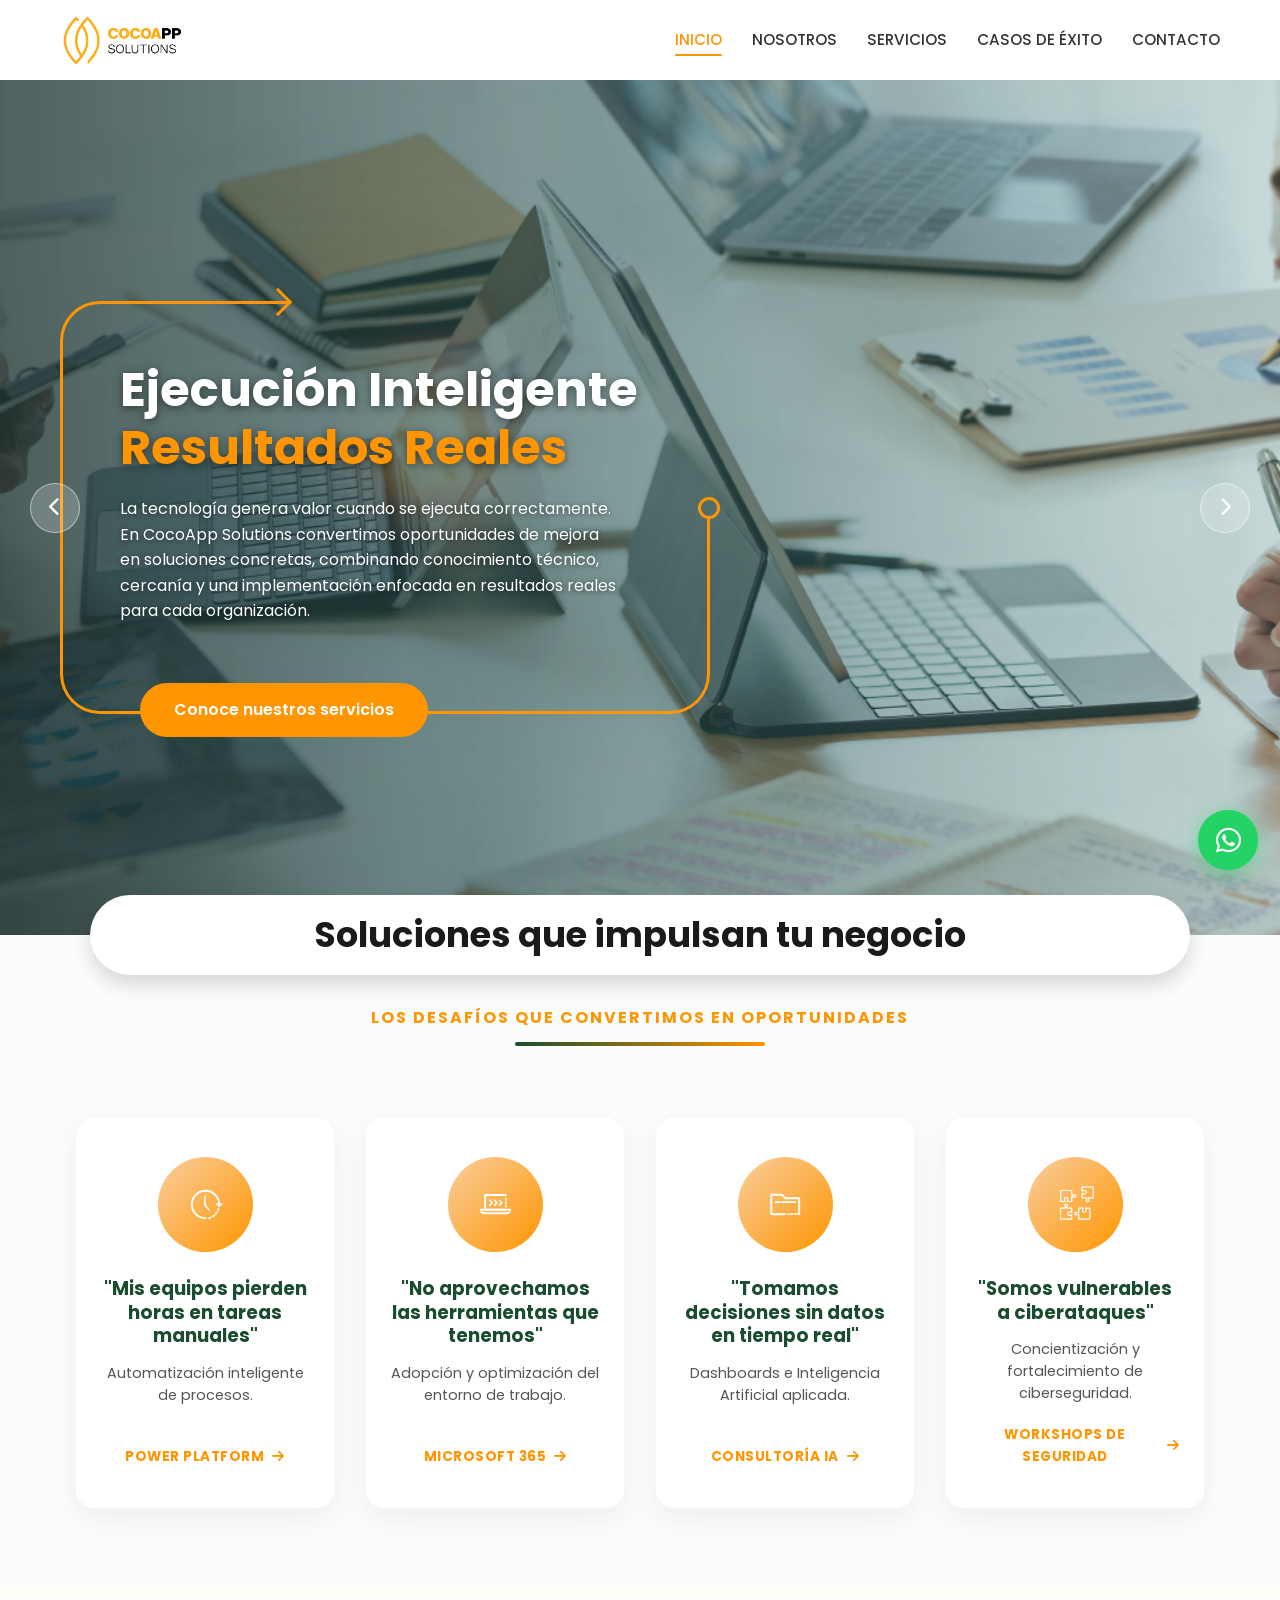
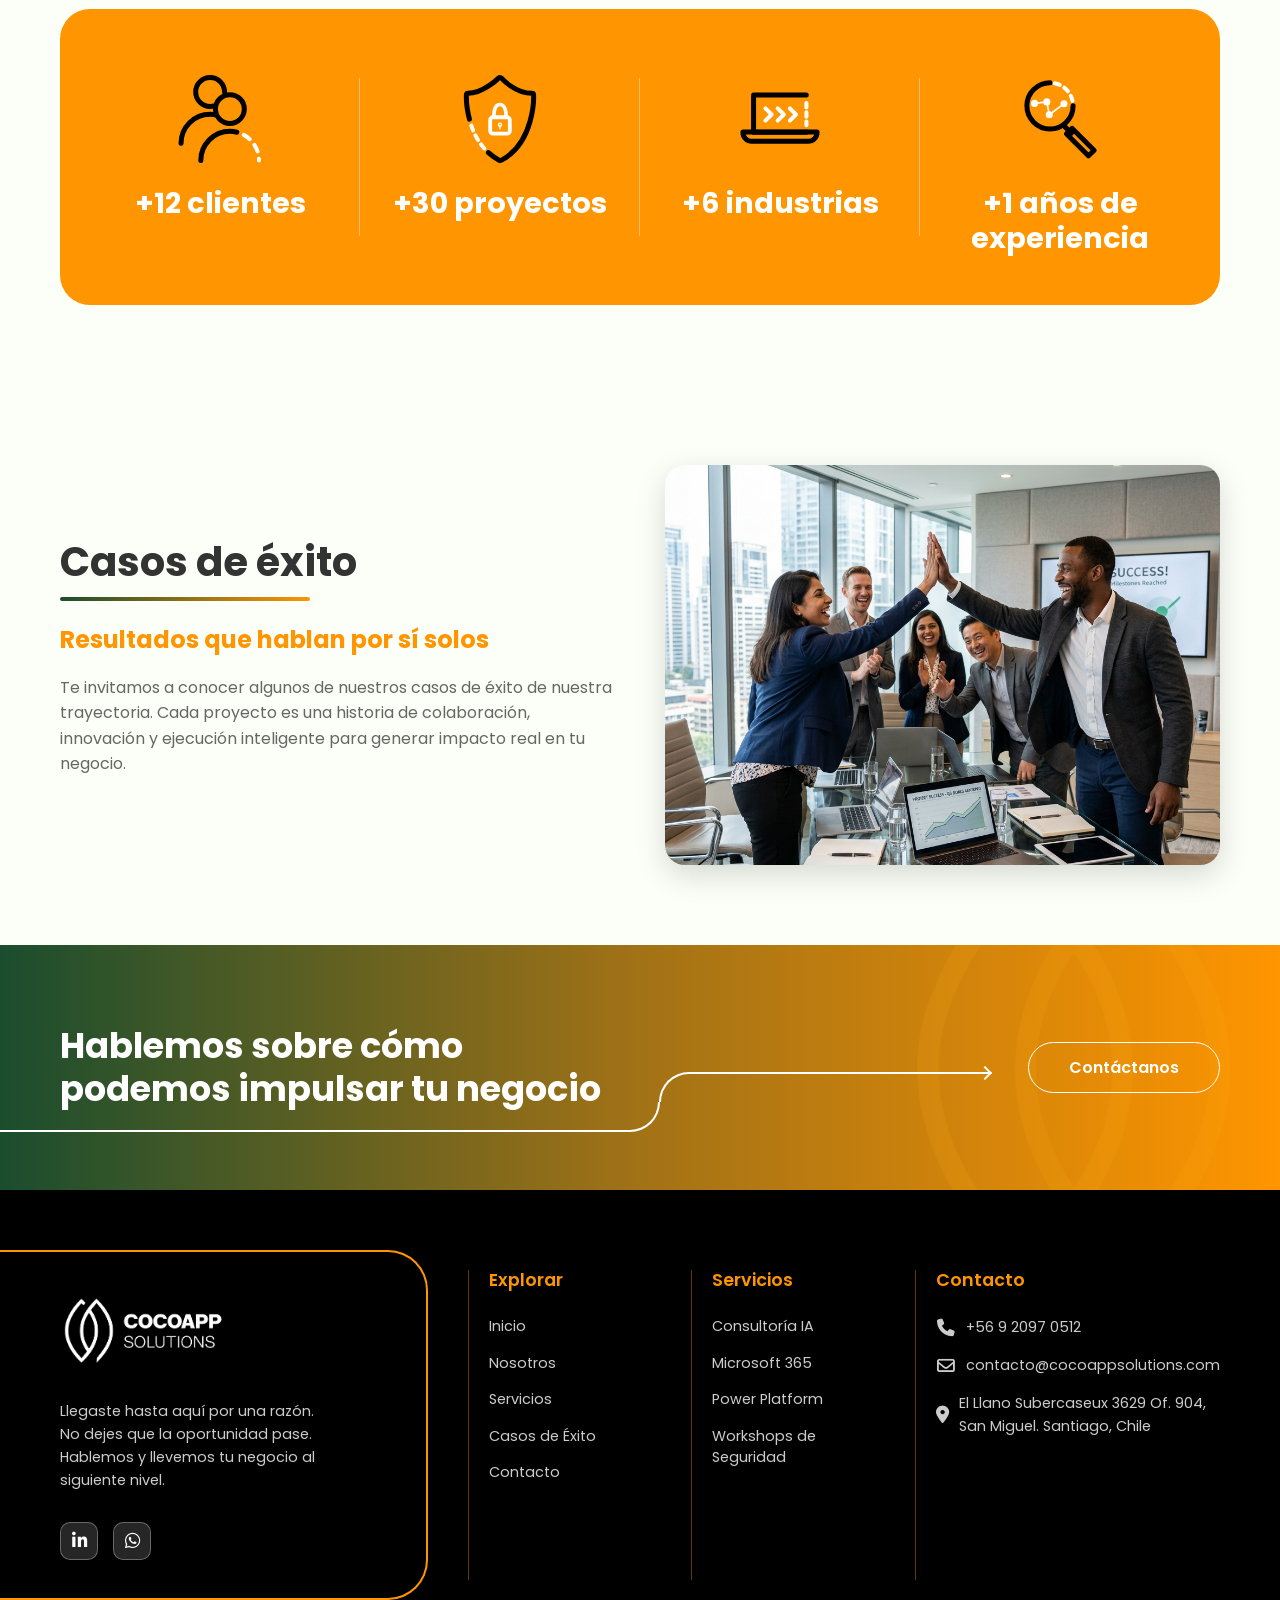
<file: index.html>
<!DOCTYPE html>
<html lang="es">

<head>
    <meta charset="UTF-8">
    <link rel="icon" type="image/png" href="assets/images/logo/logoIcono.png">
    <meta name="viewport" content="width=device-width, initial-scale=1.0">
    <!-- SEO Basico -->
    <title>Consultoría Tecnológica Chile y Microsoft 365 | CocoApp Solutions</title>
    <meta name="description"
        content="CocoApp Solutions: Expertos en consultoría tecnológica en Chile. Soluciones en Microsoft 365, Automatización con Power Platform, Inteligencia Artificial y Ciberseguridad.">
    <meta name="keywords"
        content="Consultoría Tecnológica Chile, Microsoft 365 Chile, Automatización Power Platform, Inteligencia Artificial, Ciberseguridad">
    <meta name="author" content="CocoApp Solutions">
    <meta name="robots" content="index, follow">

    <!-- Open Graph / Redes Sociales -->
    <meta property="og:type" content="website">
    <meta property="og:title" content="CocoApp Solutions | Consultoría Tecnológica en Chile">
    <meta property="og:description"
        content="Acompañamos tu evolución digital con soluciones reales en Microsoft 365, Power Platform, IA y Ciberseguridad corporativa.">
    <meta property="og:image" content="https://cocoappsolutions.com/assets/images/logo/logo.png">
    <meta property="og:url" content="https://cocoapp.cl/">
    <meta property="og:site_name" content="CocoApp Solutions">
    <meta property="og:locale" content="es_CL">

    <!-- Twitter Cards -->
    <meta name="twitter:card" content="summary_large_image">
    <meta name="twitter:site" content="@CocoAppSolutions">
    <meta name="twitter:title" content="CocoApp Solutions | Consultoría Tecnológica en Chile">
    <meta name="twitter:description"
        content="Acompañamos tu evolución digital con soluciones reales en Microsoft 365, Power Platform, IA y Ciberseguridad corporativa.">
    <meta name="twitter:image" content="https://cocoappsolutions.com/assets/images/logo/logo.png">
    <!-- Schema.org / Datos Estructurados (AEO para Inteligencia Artificial) -->
    <script type="application/ld+json">
    {
      "@context": "https://schema.org",
      "@type": "ProfessionalService",
      "name": "CocoApp Solutions",
      "url": "https://cocoapp.cl",
      "logo": "https://cocoapp.cl/assets/images/logo/logo.png",
      "image": "https://cocoapp.cl/assets/images/logo/logo.png",
      "description": "Empresa especializada en consultoría tecnológica, adopción de Microsoft 365, automatización de procesos con Power Platform, consultoría en IA y estrategias de ciberseguridad corporativa.",
      "address": {
        "@type": "PostalAddress",
        "addressCountry": "CL",
        "addressRegion": "Región Metropolitana",
        "addressLocality": "San Miguel",
        "streetAddress": "El Llano Subercaseaux OF 904"
      },
      "areaServed": "Chile",
      "priceRange": "$$",
      "sameAs": [
        "https://www.linkedin.com/company/coco-app-solutions"
      ],
      "knowsAbout": [
        "Microsoft 365",
        "Power Platform",
        "Automatización de Procesos",
        "Inteligencia Artificial",
        "Ciberseguridad",
        "Consultoría TI"
      ]
    }
    </script>
    <link rel="stylesheet" href="css/style.css">
    <!-- FontAwesome for icons (Temporary until specific SVGs are provided) -->
    <link rel="stylesheet" href="https://cdnjs.cloudflare.com/ajax/libs/font-awesome/6.4.0/css/all.min.css">
    <style>
        /* Specific styles for index.html */
        .hero {
            background-color: var(--light-bg);
        }

        .hero h1 {
            font-size: 3rem;
            margin-bottom: 20px;
        }

        .hero p {
            color: var(--text-light);
            max-width: 500px;
            margin-bottom: 30px;
        }

        .soluciones {
            padding: 120px 0 80px;
            text-align: center;
        }

        .soluciones h2 {
            margin-bottom: 40px;
            font-size: 2.5rem;
        }

        .cards-grid {
            display: grid;
            grid-template-columns: repeat(5, 1fr);
            gap: 20px;
            margin-top: 40px;
        }

        .card {
            background-color: #f5f5f5;
            height: 300px;
            border-radius: 20px;
            transition: transform var(--transition-fast);
        }

        .card:hover {
            transform: translateY(-10px);
        }

        .banner-datos {
            padding: 20px 0 80px;
        }

        .datos-grid {
            background-color: var(--primary-orange);
            border-radius: 30px;
            padding: 50px 20px;
            display: flex;
            justify-content: space-between;
        }

        .dato-item {
            flex: 1;
            text-align: center;
            position: relative;
        }

        .dato-item:not(:last-child)::after {
            content: '';
            position: absolute;
            top: 10%;
            right: 0;
            width: 1px;
            height: 80%;
            background-color: rgba(255, 255, 255, 0.4);
        }

        .dato-item img.dato-icon {
            width: 120px;
            height: auto;
            margin-bottom: 0;
            display: inline-block;
            transform: scale(1.8);
        }

        .dato-item h3 {
            color: #fff;
            font-size: 1.8rem;
            font-weight: 700;
            margin: 0;
        }

        .casos-preview {
            padding: 80px 0;
        }

        .casos-container {
            display: grid;
            grid-template-columns: 1fr 1fr;
            gap: 50px;
            align-items: center;
        }

        .casos-img-placeholder {
            background-color: #fff;
            background-image: url('assets/images/caso_preview_img.png');
            background-size: cover;
            background-position: center;
            box-shadow: 0 10px 30px rgba(0, 0, 0, 0.15);
            border-radius: 20px;
            height: 400px;
            display: flex;
            align-items: center;
            justify-content: center;
        }

        .casos-img-placeholder h2 {
            display: none;
        }
    </style>
</head>

<body>
    <div class="scroll-progress-bar" id="scrollProgressBar"></div>

    <!-- Header -->
    <header class="header">
        <div class="container">
            <a href="index.html" class="logo">
                <img src="assets/images/logo/logo.png" alt="CocoApp Solutions">
            </a>
            <div class="menu-toggle"><i class="fa-solid fa-bars"></i></div>
            <nav class="nav-links">
                <a href="index.html" class="active">Inicio</a>
                <a href="nosotros.html">Nosotros</a>
                <a href="servicios.html">Servicios</a>
                <a href="casos-exito.html">Casos de Éxito</a>
                <a href="contacto.html">Contacto</a>
            </nav>
        </div>
    </header>

    <!-- Hero Section -->
    <section class="hero">
        <!-- Slider Track -->
        <div class="slider-track">
            <!-- Slide 1 -->
            <div class="slide active" style="background-image: url('assets/images/BANNER WEB-INICIO.png');">
                <div class="container reveal">
                    <div class="hero-content-wrapper">
                        <div class="hero-border">
                            <div class="hero-border-top"></div>
                            <div class="hero-border-arrow"></div>
                            <div class="hero-border-main"></div>
                            <div class="hero-border-right"></div>
                            <div class="hero-border-circle"></div>
                        </div>
                        <div class="hero-content">
                            <h1>Ejecución Inteligente<br><span class="highlight-text">Resultados Reales</span></h1>
                            <p>La tecnología genera valor cuando se ejecuta correctamente. En CocoApp Solutions
                                convertimos oportunidades de mejora en soluciones concretas, combinando conocimiento
                                técnico, cercanía y una implementación enfocada en resultados reales para cada
                                organización.</p>
                        </div>
                        <a href="servicios.html" class="btn btn-primary">Conoce nuestros servicios</a>
                    </div>
                </div>
            </div>
            <!-- Slide 2 -->
            <div class="slide slide-right needs-gradient"
                style="background-image: url('assets/images/BANNER WEB-INICIO-2.jpeg');">
                <div class="container">
                    <div class="hero-content-wrapper">
                        <div class="hero-border">
                            <div class="hero-border-top"></div>
                            <div class="hero-border-arrow"></div>
                            <div class="hero-border-main"></div>
                            <div class="hero-border-right"></div>
                            <div class="hero-border-circle"></div>
                        </div>
                        <div class="hero-content">
                            <h1>Innovación Continua<br><span class="highlight-text">Para Tu Negocio</span></h1>
                            <p>Aceleramos el proceso de transformación digital con herramientas líderes y un equipo
                                humano altamente calificado, asegurando que cada paso aporte al crecimiento sostenible
                                de tu empresa.</p>
                        </div>
                        <a href="servicios.html" class="btn btn-primary">Conoce nuestros servicios</a>
                    </div>
                </div>
            </div>
            <!-- Slide 3 -->
            <div class="slide needs-gradient" style="background-image: url('assets/images/BANNER WEB-INICIO-3.jpeg');">
                <div class="container">
                    <div class="hero-content-wrapper">
                        <div class="hero-border">
                            <div class="hero-border-top"></div>
                            <div class="hero-border-arrow"></div>
                            <div class="hero-border-main"></div>
                            <div class="hero-border-right"></div>
                            <div class="hero-border-circle"></div>
                        </div>
                        <div class="hero-content">
                            <h1>Soluciones a Medida<br><span class="highlight-text">Visión de Futuro</span></h1>
                            <p>Entendemos las necesidades particulares de cada industria y diseñamos estrategias
                                tecnológicas que no solo resuelven los problemas de hoy, sino que te preparan para los
                                retos de mañana.</p>
                        </div>
                        <a href="servicios.html" class="btn btn-primary">Conoce nuestros servicios</a>
                    </div>
                </div>
            </div>
        </div>

        <!-- Slider Controls -->
        <button class="slider-btn slider-prev"><i class="fa-solid fa-chevron-left"></i></button>
        <button class="slider-btn slider-next"><i class="fa-solid fa-chevron-right"></i></button>

        <!-- Decorative white pill -->
        <div class="hero-pill">
            <h2 class="section-title" style="font-size: 2.2rem; color: #1a1a1a; margin-bottom: 0; font-weight: 800;">
                Soluciones que impulsan tu negocio</h2>
        </div>
    </section>

    <!-- Soluciones Section -->
    <section class="soluciones-section">
        <div class="container reveal">
            <div style="text-align: center;">
                <p class="section-subtitle hero-subtitle-bar"
                    style="color: var(--primary-orange); font-size: 1rem; text-transform: uppercase; letter-spacing: 2px; font-weight: 700; margin-bottom: 50px;">
                    Los desafíos que convertimos en oportunidades</p>
            </div>

            <div class="soluciones-grid">
                <!-- Tarjeta 1 -->
                <a href="servicios.html" class="solucion-card">
                    <div class="solucion-icon">
                        <img src="assets/images/iconos_svg/pictogramas cocoapp-01.svg" alt="Automatización">
                    </div>
                    <h3 class="solucion-title">"Mis equipos pierden horas en tareas manuales"</h3>
                    <p class="solucion-desc">Automatización inteligente de procesos.</p>
                    <span class="solucion-link">Power Platform <i class="fa-solid fa-arrow-right"></i></span>
                </a>

                <!-- Tarjeta 2 -->
                <a href="servicios.html" class="solucion-card">
                    <div class="solucion-icon">
                        <img src="assets/images/iconos_svg/pictogramas cocoapp-04.svg" alt="Adopción">
                    </div>
                    <h3 class="solucion-title">"No aprovechamos las herramientas que tenemos"</h3>
                    <p class="solucion-desc">Adopción y optimización del entorno de trabajo.</p>
                    <span class="solucion-link">Microsoft 365 <i class="fa-solid fa-arrow-right"></i></span>
                </a>

                <!-- Tarjeta 3 -->
                <a href="servicios.html" class="solucion-card">
                    <div class="solucion-icon">
                        <img src="assets/images/iconos_svg/pictogramas cocoapp-19.svg" alt="Datos">
                    </div>
                    <h3 class="solucion-title">"Tomamos decisiones sin datos en tiempo real"</h3>
                    <p class="solucion-desc">Dashboards e Inteligencia Artificial aplicada.</p>
                    <span class="solucion-link">Consultoría IA <i class="fa-solid fa-arrow-right"></i></span>
                </a>

                <!-- Tarjeta 4 -->
                <a href="servicios.html" class="solucion-card">
                    <div class="solucion-icon">
                        <img src="assets/images/iconos_svg/pictogramas cocoapp-18.svg" alt="Seguridad">
                    </div>
                    <h3 class="solucion-title">"Somos vulnerables a ciberataques"</h3>
                    <p class="solucion-desc">Concientización y fortalecimiento de ciberseguridad.</p>
                    <span class="solucion-link">Workshops de Seguridad <i class="fa-solid fa-arrow-right"></i></span>
                </a>
            </div>
        </div>
    </section>

    <!-- Banner Datos -->
    <section class="banner-datos">
        <div class="container reveal">
            <div class="datos-grid">
                <div class="dato-item">
                    <img src="assets/images/iconos_svg/pictogramas cocoapp-08.svg" alt="Clientes" class="dato-icon">
                    <h3><span data-counter="20">+20</span> clientes</h3>
                </div>
                <div class="dato-item">
                    <img src="assets/images/iconos_svg/pictogramas cocoapp-05.svg" alt="Proyectos" class="dato-icon">
                    <h3><span data-counter="50">+50</span> proyectos</h3>
                </div>
                <div class="dato-item">
                    <img src="assets/images/iconos_svg/pictogramas cocoapp-04.svg" alt="Industrias" class="dato-icon">
                    <h3><span data-counter="10">+10</span> industrias</h3>
                </div>
                <div class="dato-item">
                    <img src="assets/images/iconos_svg/pictogramas cocoapp-03.svg" alt="Años" class="dato-icon">
                    <h3><span data-counter="3">+3</span> años de experiencia</h3>
                </div>
            </div>
        </div>
    </section>

    <!-- Casos de éxito Preview -->
    <section class="casos-preview">
        <div class="container reveal">
            <div class="casos-container">
                <div class="casos-content">
                    <h2 class="casos-title">Casos de éxito</h2>
                    <h3 class="casos-subtitle">Resultados que hablan por sí solos</h3>
                    <p>Te invitamos a conocer algunos de nuestros casos de éxito de nuestra trayectoria. Cada proyecto
                        es una historia de colaboración, innovación y ejecución inteligente para generar impacto real en
                        tu negocio.</p>
                </div>
                <div class="casos-img-placeholder">
                </div>
            </div>
        </div>
    </section>

    <!-- CTA Pre-footer -->
    <section class="cta-section">
        <div class="cta-bg-pattern"></div>
        <div class="container reveal cta-container">
            <div class="cta-line-container"
                style="position: absolute; left: 0; right: 250px; bottom: -22px; width: auto; display: flex; height: 60px;">
                <div style="position: absolute; right: 100%; bottom: 0; width: 100vw; height: 2px; background: #fff;">
                </div>
                <div class="cta-line-bottom"
                    style="position: relative; align-self: flex-end; width: 100%; max-width: 620px; left: auto; bottom: auto;">
                </div>
                <div class="cta-line-top"
                    style="position: relative; align-self: flex-start; flex-grow: 1; margin-left: -1px; left: auto; right: auto; bottom: auto; width: auto;">
                    <div class="cta-arrow-head"></div>
                </div>
            </div>
            <div class="cta-text">
                <h2 style="margin-bottom: 0;">Hablemos sobre cómo<br>podemos impulsar tu negocio</h2>
            </div>
            <div class="cta-action">
                <a href="contacto.html" class="btn btn-outline">Contáctanos</a>
            </div>
        </div>
    </section>

    <!-- Footer -->
    <footer class="footer" id="contacto">
        <div class="container">
            <div class="footer-grid">
                <div class="footer-col footer-col-brand">
                    <a href="index.html" class="footer-logo">
                        <img src="assets/images/logo/logo.png" alt="CocoApp Solutions">
                    </a>
                    <p class="footer-text">Llegaste hasta aquí por una razón.<br>No dejes que la oportunidad
                        pase.<br>Hablemos y llevemos tu negocio al<br>siguiente nivel.</p>
                    <div class="social-icons">
                        <a href="https://www.linkedin.com/company/coco-app-solutions" class="social-icon linkedin"
                            target="_blank" rel="noopener" title="LinkedIn CocoApp Solutions">
                            <i class="fa-brands fa-linkedin-in"></i>
                        </a>
                        <a href="https://wa.me/56920970512?text=Hola%20CocoApp%20Solutions%2C%20me%20gustar%C3%ADa%20obtener%20m%C3%A1s%20informaci%C3%B3n%20sobre%20sus%20servicios."
                            class="social-icon whatsapp" target="_blank" rel="noopener"
                            title="WhatsApp CocoApp Solutions">
                            <i class="fa-brands fa-whatsapp"></i>
                        </a>
                    </div>
                </div>
                <div class="footer-col footer-col-links">
                    <h3 class="footer-title">Explorar</h3>
                    <ul class="footer-links">
                        <li><a href="index.html">Inicio</a></li>
                        <li><a href="nosotros.html">Nosotros</a></li>
                        <li><a href="servicios.html">Servicios</a></li>
                        <li><a href="casos-exito.html">Casos de Éxito</a></li>
                        <li><a href="contacto.html">Contacto</a></li>
                    </ul>
                </div>
                <div class="footer-col footer-col-links">
                    <h3 class="footer-title">Servicios</h3>
                    <ul class="footer-links">
                        <li><a href="servicios.html">Consultoría IA</a></li>
                        <li><a href="servicios.html">Microsoft 365</a></li>
                        <li><a href="servicios.html">Power Platform</a></li>
                        <li><a href="servicios.html">Workshops de Seguridad</a></li>
                    </ul>
                </div>
                <div class="footer-col footer-col-links">
                    <h3 class="footer-title">Contacto</h3>
                    <ul class="footer-contact">
                        <li><i class="fa-solid fa-phone"></i> +56 9 2097 0512</li>
                        <li><i class="fa-regular fa-envelope"></i> contacto@cocoappsolutions.com</li>
                        <li><i class="fa-solid fa-location-dot"></i> El Llano Subercaseux 3629 Of. 904,
                            San Miguel. Santiago, Chile</li>
                    </ul>
                </div>
            </div>
        </div>
    </footer>

    <!-- Back to Top Button -->
    <button class="back-to-top" aria-label="Volver al inicio">
        <i class="fa-solid fa-chevron-up"></i>
    </button>
    <!-- WhatsApp Floating Button -->
    <a href="https://wa.me/56920970512?text=Hola%20CocoApp%20Solutions%2C%20me%20gustar%C3%ADa%20obtener%20m%C3%A1s%20informaci%C3%B3n%20sobre%20sus%20servicios."
        class="whatsapp-float" target="_blank" rel="noopener" title="Escríbenos por WhatsApp">
        <i class="fa-brands fa-whatsapp"></i>
    </a>

    <script src="js/main.js"></script>
</body>

</html>
</file>
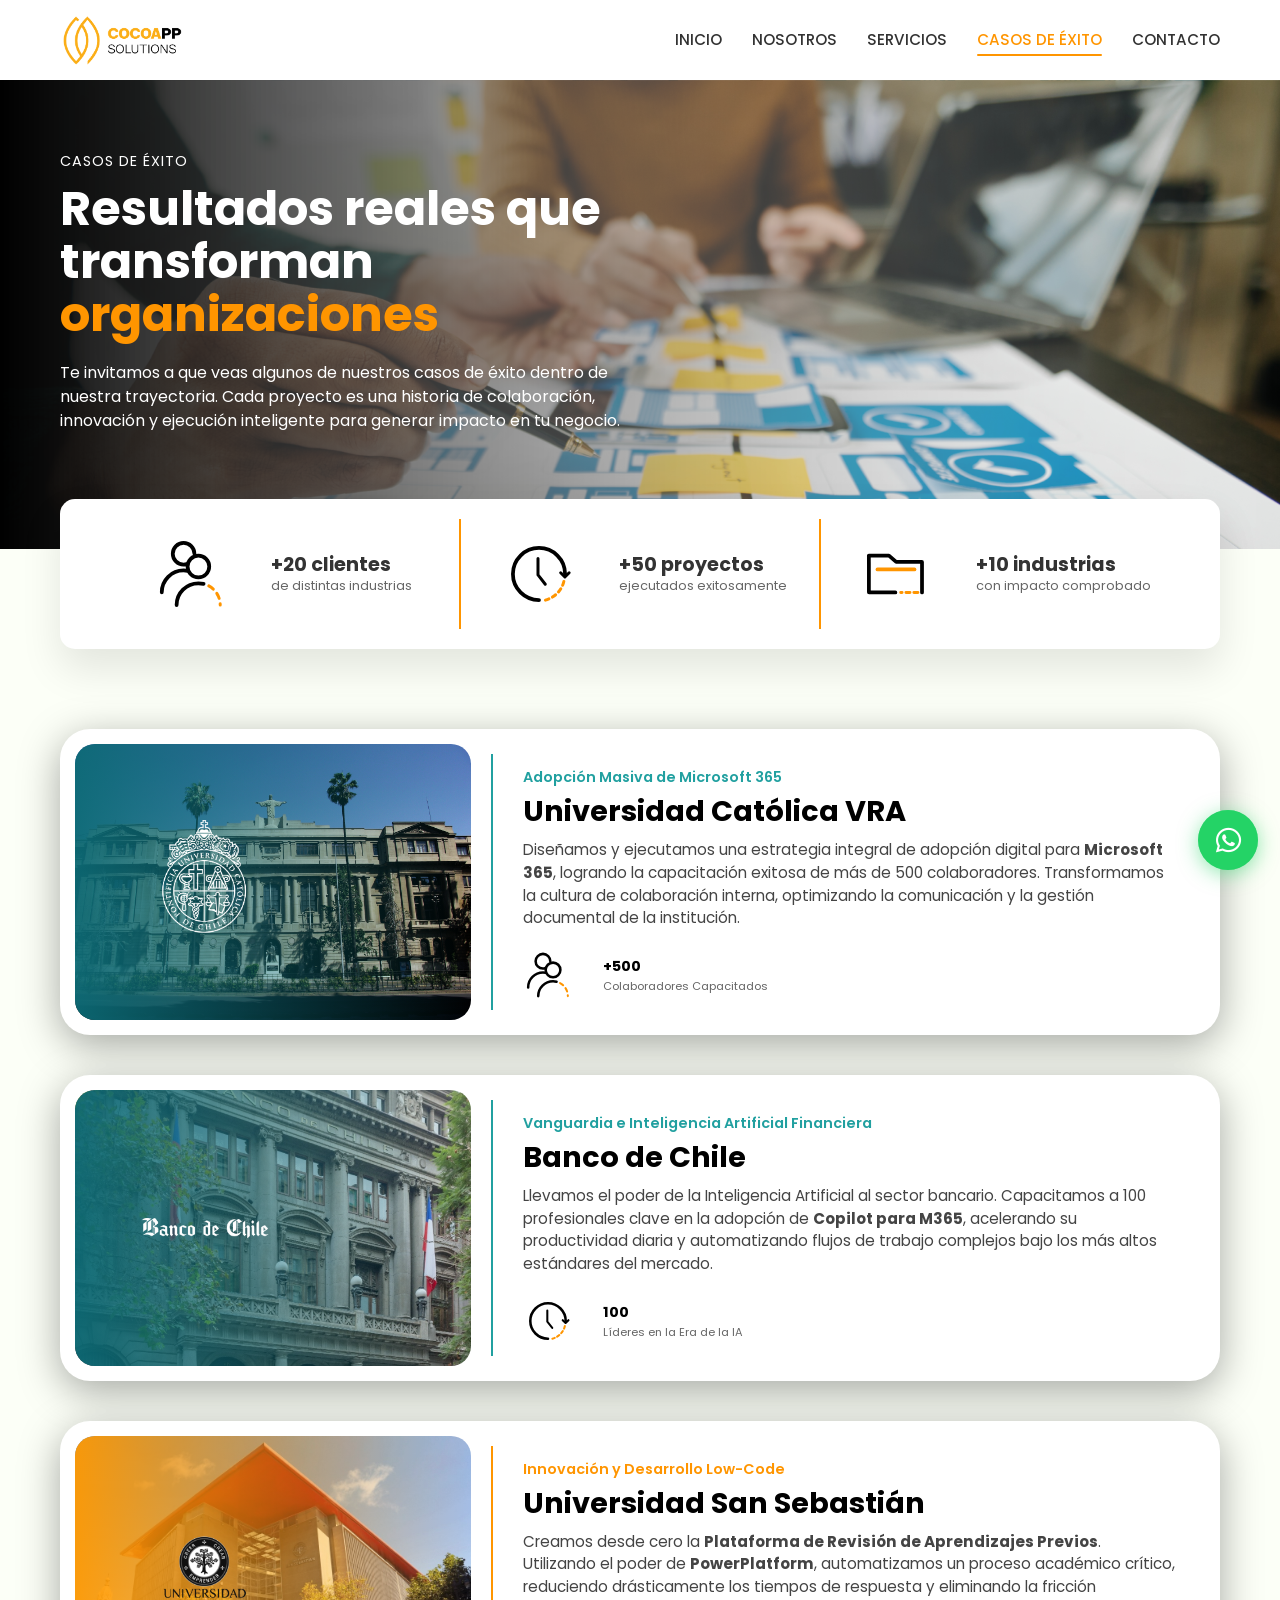
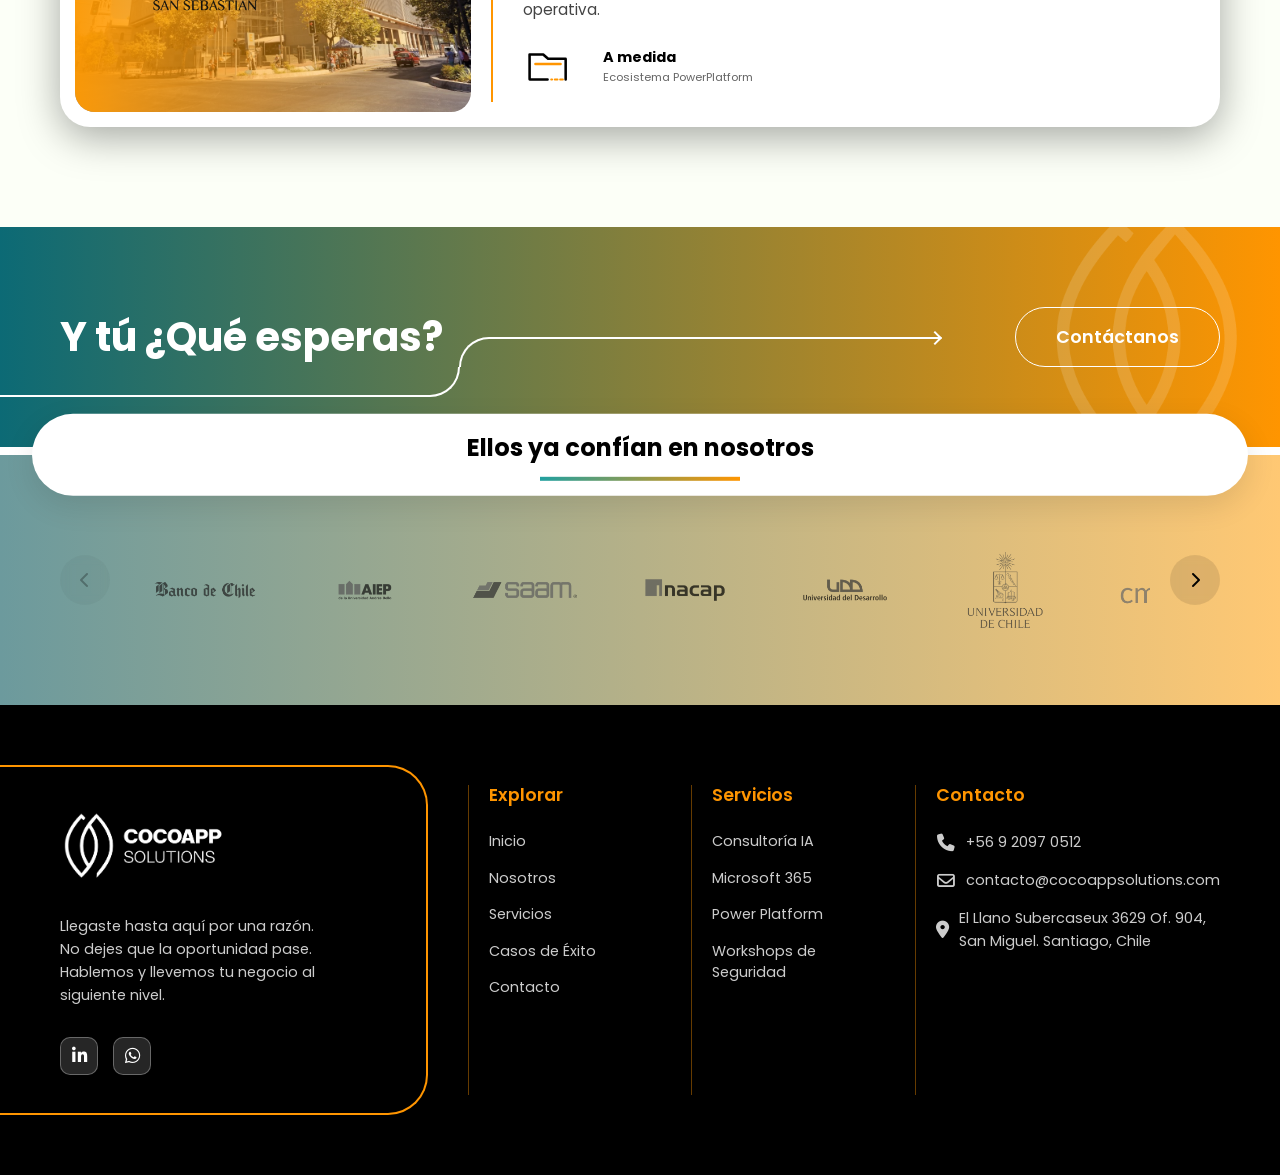
<file: casos-exito.html>
<!DOCTYPE html>
<html lang="es">

<head>
    <meta charset="UTF-8">
    <link rel="icon" type="image/png" href="assets/images/logo/logoIcono.png">
    <meta name="viewport" content="width=device-width, initial-scale=1.0">
    <!-- SEO Basico -->
    <title>Casos de Éxito | Transformación Digital en Chile con CocoApp</title>
    <meta name="description"
        content="Lee nuestros casos de éxito en adopción de Microsoft 365, automatización con Power Platform y consultoría en empresas líderes de Chile.">
    <meta name="keywords"
        content="Casos de éxito TI, Transformación digital Chile, Éxito Microsoft 365, Casos Power Platform">
    <meta name="author" content="CocoApp Solutions">
    <meta name="robots" content="index, follow">

    <!-- Open Graph / Redes Sociales -->
    <meta property="og:type" content="website">
    <meta property="og:title" content="Casos de Éxito | Transformación Digital en Chile con CocoApp">
    <meta property="og:description"
        content="Lee nuestros casos de éxito en adopción de Microsoft 365, automatización con Power Platform y consultoría en empresas líderes de Chile.">
    <meta property="og:image" content="https://cocoappsolutions.com/assets/images/logo/logo.png">
    <meta property="og:url" content="https://cocoapp.cl/casos-exito.html">
    <meta property="og:site_name" content="CocoApp Solutions">
    <meta property="og:locale" content="es_CL">
    <link rel="stylesheet" href="css/style.css">
    <link rel="stylesheet" href="https://cdnjs.cloudflare.com/ajax/libs/font-awesome/6.4.0/css/all.min.css">
    <style>
        img.casos-stat-icon {
            width: 90px;
            height: auto;
            transform: scale(1.8);
            margin-right: 20px;
        }

        img.caso-mini-icon {
            width: 50px;
            height: auto;
            transform: scale(2.2);
            margin-right: 15px;
        }
    </style>
</head>

<body>
    <div class="scroll-progress-bar" id="scrollProgressBar"></div>
    <!-- Header -->
    <header class="header">
        <div class="container">
            <a href="index.html" class="logo">
                <img src="assets/images/logo/logo.png" alt="CocoApp Solutions">
            </a>
            <div class="menu-toggle"><i class="fa-solid fa-bars"></i></div>
            <nav class="nav-links">
                <a href="index.html">Inicio</a>
                <a href="nosotros.html">Nosotros</a>
                <a href="servicios.html">Servicios</a>
                <a href="casos-exito.html" class="active">Casos de Éxito</a>
                <a href="contacto.html">Contacto</a>
            </nav>
        </div>
    </header>

    <!-- Casos Hero Section -->
    <section class="casos-hero">
        <div class="container" style="justify-content: flex-start;">
            <div class="casos-hero-content">
                <p class="subtitle">Casos de éxito</p>
                <h1>Resultados reales que transforman <span class="highlight-text">organizaciones</span></h1>
                <p class="desc">Te invitamos a que veas algunos de nuestros casos de éxito dentro de nuestra
                    trayectoria. Cada proyecto es una historia de colaboración, innovación y ejecución inteligente para
                    generar impacto en tu negocio.</p>
            </div>
        </div>
    </section>

    <!-- Stats Pill Wrapper -->
    <div class="container">
        <div class="casos-stats-pill-wrapper">
            <div class="casos-stats-pill">
                <div class="casos-stat-item">
                    <img src="assets/images/iconos_svg/pictogramas cocoapp-08-naranja.svg" class="casos-stat-icon"
                        alt="Clientes">
                    <div class="casos-stat-text">
                        <h4><span data-counter="20">0</span> clientes</h4>
                        <p>de distintas industrias</p>
                    </div>
                </div>
                <div class="casos-stat-item">
                    <img src="assets/images/iconos_svg/pictogramas cocoapp-01.svg" class="casos-stat-icon"
                        alt="Proyectos">
                    <div class="casos-stat-text">
                        <h4><span data-counter="50">0</span> proyectos</h4>
                        <p>ejecutados exitosamente</p>
                    </div>
                </div>
                <div class="casos-stat-item">
                    <img src="assets/images/iconos_svg/pictogramas cocoapp-19.svg" class="casos-stat-icon"
                        alt="Industrias">
                    <div class="casos-stat-text">
                        <h4><span data-counter="10">0</span> industrias</h4>
                        <p>con impacto comprobado</p>
                    </div>
                </div>
            </div>
        </div>
    </div>

    <!-- Cards Section -->
    <section class="container casos-cards-container">

        <!-- Card 1 -->
        <div class="caso-card-new teal-overlay">
            <div class="caso-img-wrapper">
                <img src="assets/images/bg_ucatolica2.jpg" alt="Universidad Católica VRA" class="caso-img-bg">
                <img src="assets/images/logo/logos png-20.png" alt="Logo Cliente" class="caso-client-logo">
            </div>
            <div class="caso-content-new">
                <div>
                    <div class="caso-title-wrap">
                        <span class="caso-tag">Adopción Masiva de Microsoft 365</span>
                        <h3>Universidad Católica VRA</h3>
                    </div>
                    <p class="caso-desc">Diseñamos y ejecutamos una estrategia integral de adopción digital para
                        <strong>Microsoft 365</strong>, logrando la capacitación exitosa de más de 500 colaboradores.
                        Transformamos la cultura de colaboración interna, optimizando la comunicación y la gestión
                        documental de la institución.
                    </p>
                </div>
                <div class="caso-mini-stats">
                    <div class="caso-mini-stat"><img src="assets/images/iconos_svg/pictogramas cocoapp-08-naranja.svg"
                            class="caso-mini-icon" alt="Icono 08 Naranja">
                        <div>
                            <h5>+500</h5>
                            <p>Colaboradores Capacitados</p>
                        </div>
                    </div>
                </div>
            </div>
        </div>

        <!-- Card 2 -->
        <div class="caso-card-new teal-overlay">
            <div class="caso-img-wrapper">
                <img src="assets/images/bg_bancochile.jpg" alt="Banco de Chile" class="caso-img-bg">
                <img src="assets/images/logo/logos png-01.png" alt="Logo Cliente" class="caso-client-logo">
            </div>
            <div class="caso-content-new">
                <div>
                    <div class="caso-title-wrap">
                        <span class="caso-tag">Vanguardia e Inteligencia Artificial Financiera</span>
                        <h3>Banco de Chile</h3>
                    </div>
                    <p class="caso-desc">Llevamos el poder de la Inteligencia Artificial al sector bancario. Capacitamos
                        a 100 profesionales clave en la adopción de <strong>Copilot para M365</strong>, acelerando su
                        productividad diaria y automatizando flujos de trabajo complejos bajo los más altos estándares
                        del mercado.</p>
                </div>
                <div class="caso-mini-stats">
                    <div class="caso-mini-stat"><img src="assets/images/iconos_svg/pictogramas cocoapp-01.svg"
                            class="caso-mini-icon" alt="Icono 01">
                        <div>
                            <h5>100</h5>
                            <p>Líderes en la Era de la IA</p>
                        </div>
                    </div>
                </div>
            </div>
        </div>

        <!-- Card 3 -->
        <div class="caso-card-new orange-overlay">
            <div class="caso-img-wrapper">
                <img src="assets/images/bg_usansebastian.jpg" alt="Universidad San Sebastián" class="caso-img-bg">
                <img src="assets/images/logo/logos png-14.png" alt="Logo Cliente" class="caso-client-logo"
                    style="filter: none;">
            </div>
            <div class="caso-content-new">
                <div>
                    <div class="caso-title-wrap">
                        <span class="caso-tag">Innovación y Desarrollo Low-Code</span>
                        <h3>Universidad San Sebastián</h3>
                    </div>
                    <p class="caso-desc">Creamos desde cero la <strong>Plataforma de Revisión de Aprendizajes
                            Previos</strong>. Utilizando el poder de <strong>PowerPlatform</strong>, automatizamos un
                        proceso académico crítico, reduciendo drásticamente los tiempos de respuesta y eliminando la
                        fricción operativa.</p>
                </div>
                <div class="caso-mini-stats">
                    <div class="caso-mini-stat"><img src="assets/images/iconos_svg/pictogramas cocoapp-19.svg"
                            class="caso-mini-icon" alt="Icono 19">
                        <div>
                            <h5>A medida</h5>
                            <p>Ecosistema PowerPlatform</p>
                        </div>
                    </div>
                </div>
            </div>
        </div>

    </section>

    <!-- CTA Section (Dark Top) -->
    <section class="casos-cta-section">
        <div class="container reveal" style="position: relative; z-index: 2;">
            <!-- Sinuous Arrow extending from left screen edge -->
            <div class="cta-line-container"
                style="position: absolute; left: 0; right: 300px; bottom: -30px; width: auto; display: flex; height: 60px; z-index: 1;">
                <div style="position: absolute; right: 100%; bottom: 0; width: 100vw; height: 2px; background: #fff;">
                </div>
                <div class="cta-line-bottom"
                    style="position: relative; align-self: flex-end; width: 100%; max-width: 420px; left: auto; bottom: auto;">
                </div>
                <div class="cta-line-top"
                    style="position: relative; align-self: flex-start; flex-grow: 1; margin-left: -1px; left: auto; right: auto; bottom: auto; width: auto;">
                    <div class="cta-arrow-head"></div>
                </div>
            </div>
            <div
                style="display: flex; justify-content: space-between; align-items: center; position: relative; z-index: 2;">
                <div class="cta-text" style="position: relative; padding-bottom: 0;">
                    <h2 style="font-size: 2.5rem; margin: 0; font-weight: 800;">Y tú ¿Qué esperas?</h2>
                </div>
                <!-- Button & Watermark Container -->
                <div style="position: relative;">
                    <!-- Watermark -->
                    <img src="assets/images/logo/logoIcono.png" alt="Logo Faint"
                        style="position: absolute; right: -30px; top: 50%; transform: translateY(-50%); width: 250px; opacity: 0.15; filter: brightness(0) invert(1); pointer-events: none;">
                    <a href="contacto.html" class="btn btn-outline"
                        style="position: relative; z-index: 2; border-color: #fff; border-radius: 50px; padding: 15px 40px; font-size: 1.1rem;">Contáctanos</a>
                </div>
            </div>
        </div>
    </section>

    <!-- Logos Carousel Section (Light Bottom) -->
    <section class="casos-logos-carousel-section">
        <div class="logos-pill-title">Ellos ya confían en nosotros</div>
        <div class="container reveal">
            <div class="logos-carousel-wrapper"
                style="display: flex; align-items: center; justify-content: space-between; gap: 20px;">
                <div class="casos-nav-arrow prev-arrow"
                    style="background: rgba(0,0,0,0.1); color: #000; cursor: pointer; flex-shrink: 0;"><i
                        class="fa-solid fa-chevron-left"></i></div>

                <div class="logos-carousel-window" style="overflow: hidden; flex: 1;">
                    <div class="logos-carousel-track"
                        style="display: flex; align-items: center; gap: 50px; transition: transform 0.5s ease; padding: 0 20px;">
                        <img src="assets/images/logo/logos%20png-01.png" alt="Cliente" class="client-logo-img">
                        <img src="assets/images/logo/logos%20png-02.png" alt="Cliente" class="client-logo-img">
                        <img src="assets/images/logo/logos%20png-03.png" alt="Cliente" class="client-logo-img">
                        <img src="assets/images/logo/logos%20png-04.png" alt="Cliente" class="client-logo-img">
                        <img src="assets/images/logo/logos%20png-05.png" alt="Cliente" class="client-logo-img">
                        <img src="assets/images/logo/logos%20png-06.png" alt="Cliente" class="client-logo-img">
                        <img src="assets/images/logo/logos%20png-07.png" alt="Cliente" class="client-logo-img">
                        <img src="assets/images/logo/logos%20png-08.png" alt="Cliente" class="client-logo-img">
                        <img src="assets/images/logo/logos%20png-09.png" alt="Cliente" class="client-logo-img">
                        <img src="assets/images/logo/logos%20png-10.png" alt="Cliente" class="client-logo-img">
                        <img src="assets/images/logo/logos%20png-11.png" alt="Cliente" class="client-logo-img">
                        <img src="assets/images/logo/logos%20png-12.png" alt="Cliente" class="client-logo-img">
                        <img src="assets/images/logo/logos%20png-13.png" alt="Cliente" class="client-logo-img">
                        <img src="assets/images/logo/logos%20png-14.png" alt="Cliente" class="client-logo-img">
                        <img src="assets/images/logo/logos%20png-15.png" alt="Cliente" class="client-logo-img">
                        <img src="assets/images/logo/logos%20png-16.png" alt="Cliente" class="client-logo-img">
                        <img src="assets/images/logo/logos%20png-17.png" alt="Cliente" class="client-logo-img">
                        <img src="assets/images/logo/logos%20png-18.png" alt="Cliente" class="client-logo-img">
                        <img src="assets/images/logo/logos%20png-19.png" alt="Cliente" class="client-logo-img">
                    </div>
                </div>

                <div class="casos-nav-arrow next-arrow"
                    style="background: rgba(0,0,0,0.1); color: #000; cursor: pointer; flex-shrink: 0;"><i
                        class="fa-solid fa-chevron-right"></i></div>
            </div>
        </div>
    </section>

    <!-- Footer -->
    <footer class="footer" id="contacto">
        <div class="container">
            <div class="footer-grid">
                <div class="footer-col footer-col-brand">
                    <a href="index.html" class="footer-logo">
                        <img src="assets/images/logo/logo.png" alt="CocoApp Solutions">
                    </a>
                    <p class="footer-text">Llegaste hasta aquí por una razón.<br>No dejes que la oportunidad
                        pase.<br>Hablemos y llevemos tu negocio al<br>siguiente nivel.</p>
                    <div class="social-icons">
                        <a href="https://www.linkedin.com/company/coco-app-solutions" class="social-icon linkedin"
                            target="_blank" rel="noopener" title="LinkedIn CocoApp Solutions">
                            <i class="fa-brands fa-linkedin-in"></i>
                        </a>
                        <a href="https://wa.me/56920970512?text=Hola%20CocoApp%20Solutions%2C%20me%20gustar%C3%ADa%20obtener%20m%C3%A1s%20informaci%C3%B3n%20sobre%20sus%20servicios."
                            class="social-icon whatsapp" target="_blank" rel="noopener"
                            title="WhatsApp CocoApp Solutions">
                            <i class="fa-brands fa-whatsapp"></i>
                        </a>
                    </div>
                </div>
                <div class="footer-col footer-col-links">
                    <h3 class="footer-title">Explorar</h3>
                    <ul class="footer-links">
                        <li><a href="index.html">Inicio</a></li>
                        <li><a href="nosotros.html">Nosotros</a></li>
                        <li><a href="servicios.html">Servicios</a></li>
                        <li><a href="casos-exito.html">Casos de Éxito</a></li>
                        <li><a href="contacto.html">Contacto</a></li>
                    </ul>
                </div>
                <div class="footer-col footer-col-links">
                    <h3 class="footer-title">Servicios</h3>
                    <ul class="footer-links">
                        <li><a href="servicios.html">Consultoría IA</a></li>
                        <li><a href="servicios.html">Microsoft 365</a></li>
                        <li><a href="servicios.html">Power Platform</a></li>
                        <li><a href="servicios.html">Workshops de Seguridad</a></li>
                    </ul>
                </div>
                <div class="footer-col footer-col-links">
                    <h3 class="footer-title">Contacto</h3>
                    <ul class="footer-contact">
                        <li><i class="fa-solid fa-phone"></i> +56 9 2097 0512</li>
                        <li><i class="fa-regular fa-envelope"></i> contacto@cocoappsolutions.com</li>
                        <li><i class="fa-solid fa-location-dot"></i> El Llano Subercaseux 3629 Of. 904,
                            San Miguel. Santiago, Chile</li>
                    </ul>
                </div>
            </div>
        </div>
    </footer>

    <!-- Back to Top Button -->
    <button class="back-to-top" aria-label="Volver al inicio">
        <i class="fa-solid fa-chevron-up"></i>
    </button>
    <!-- WhatsApp Floating Button -->
    <a href="https://wa.me/56920970512?text=Hola%20CocoApp%20Solutions%2C%20me%20gustar%C3%ADa%20obtener%20m%C3%A1s%20informaci%C3%B3n%20sobre%20sus%20servicios."
        class="whatsapp-float" target="_blank" rel="noopener" title="Escríbenos por WhatsApp">
        <i class="fa-brands fa-whatsapp"></i>
    </a>

    <script src="js/main.js"></script>
</body>

</html>
</file>
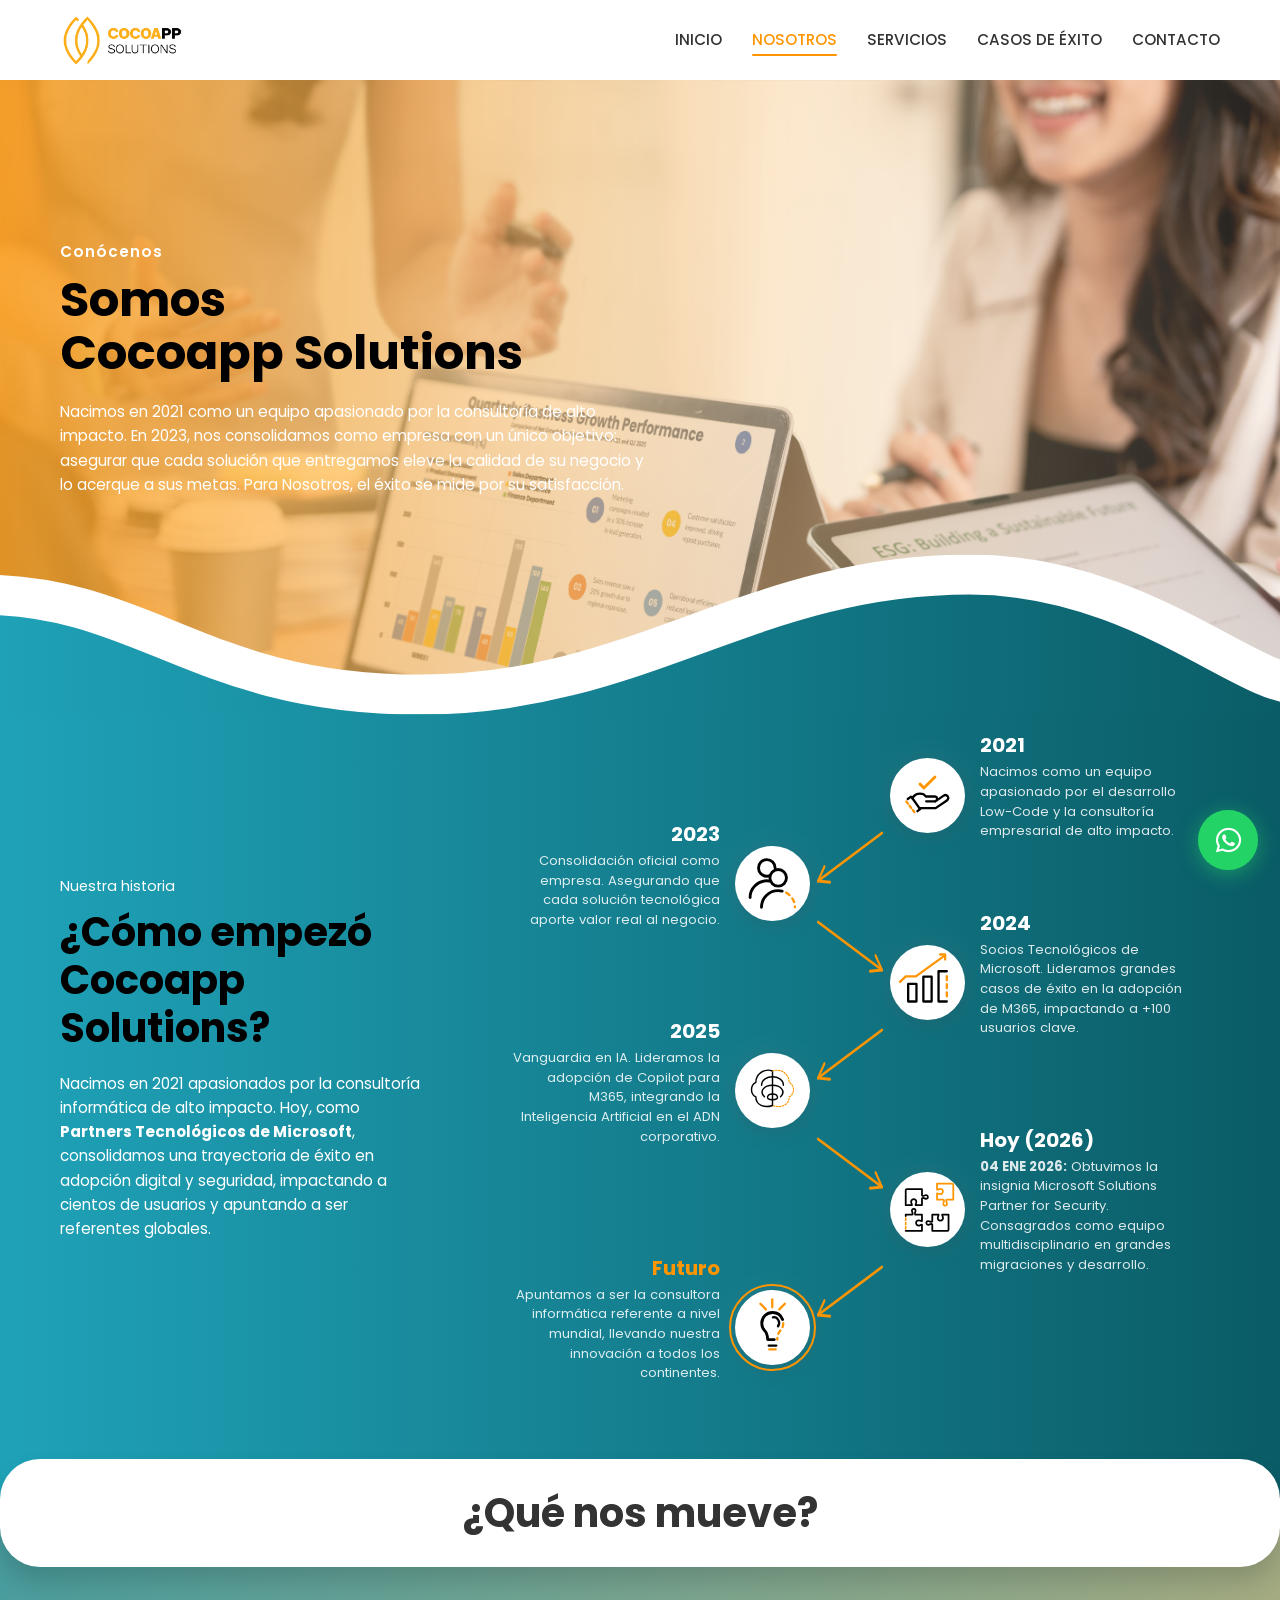
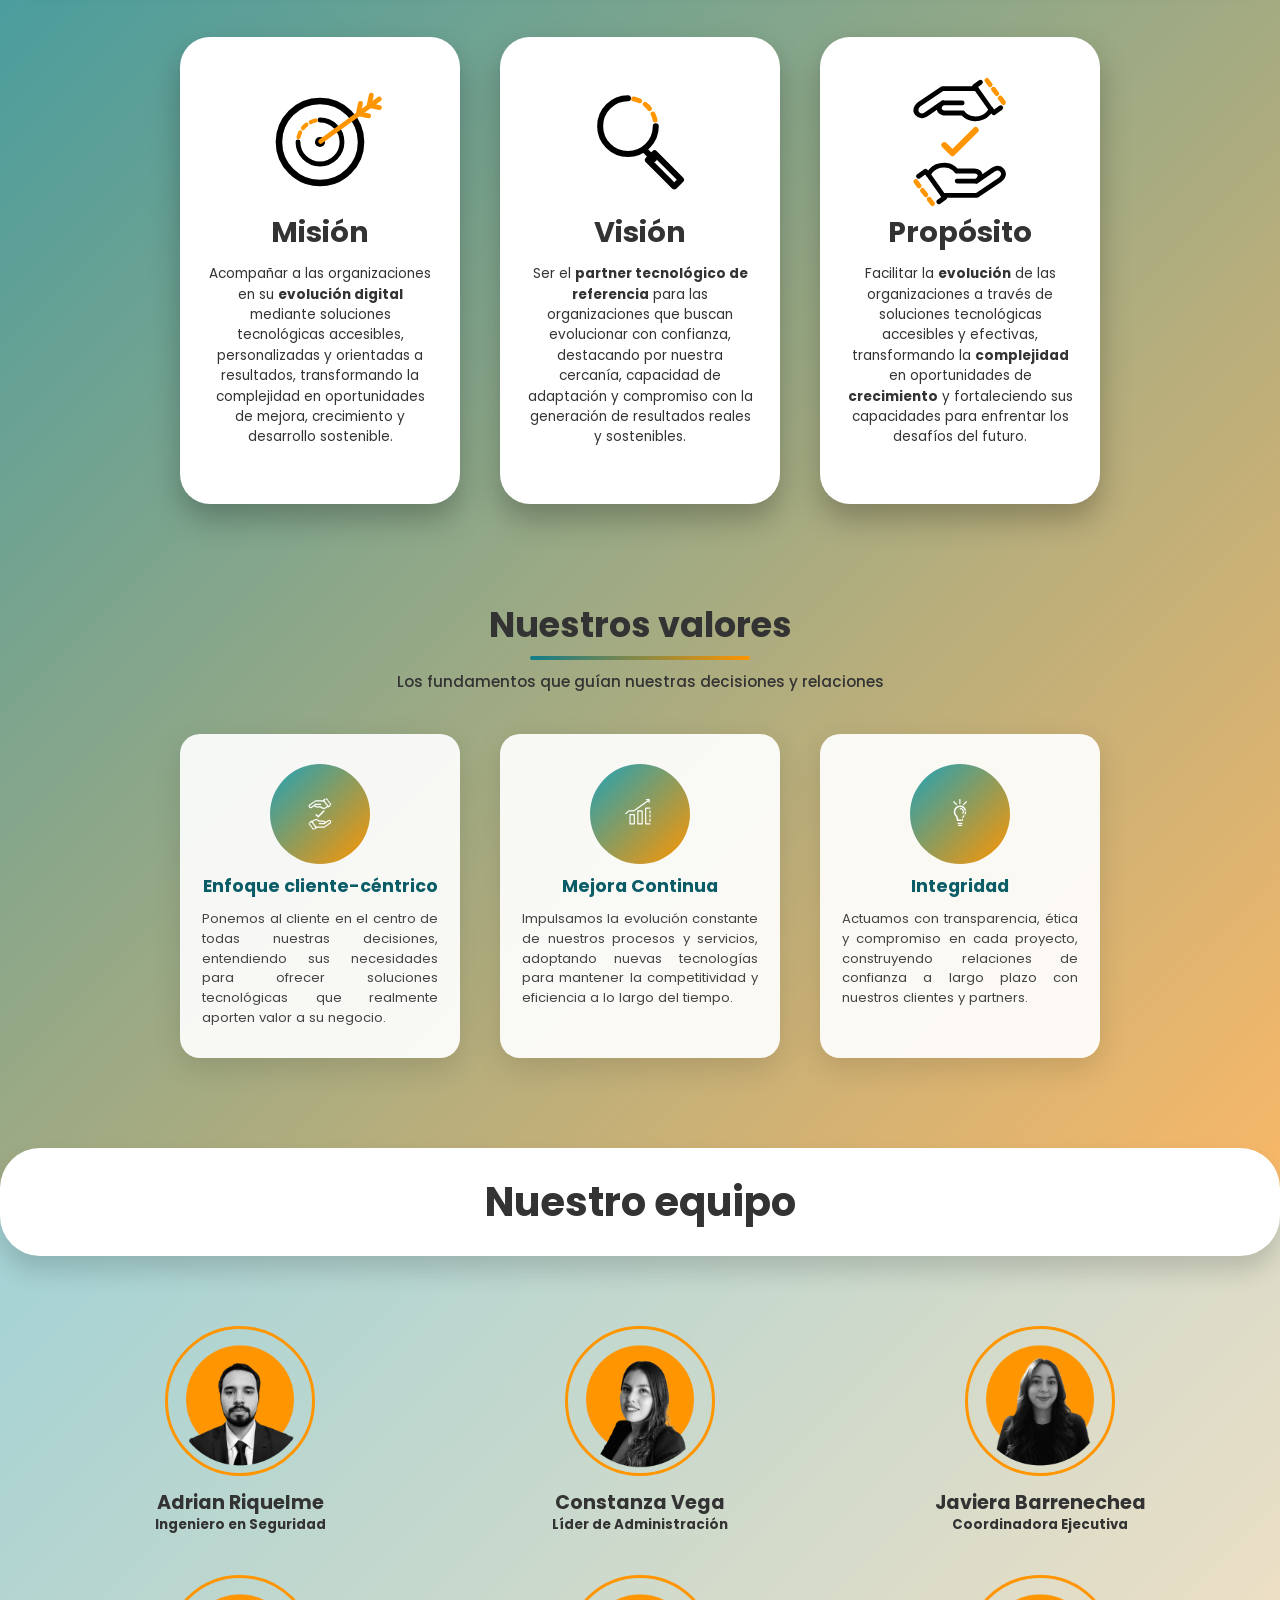
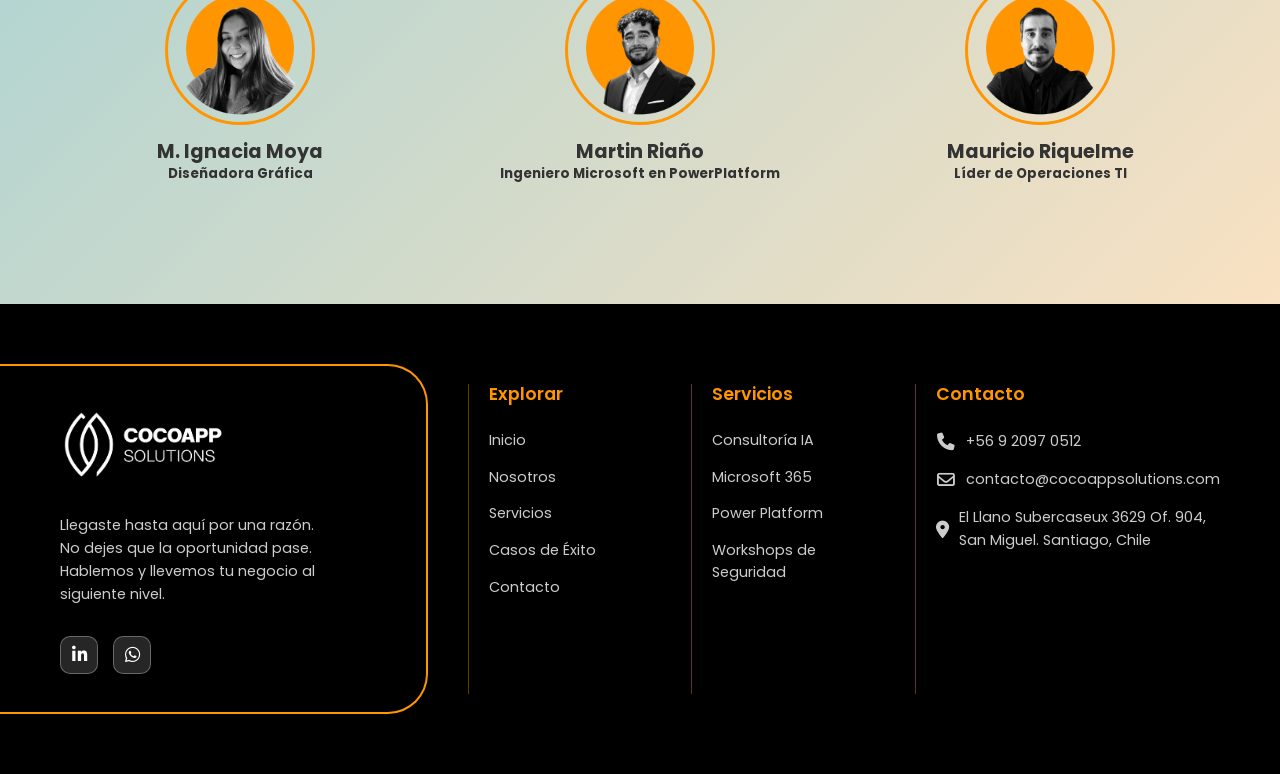
<file: nosotros.html>
<!DOCTYPE html>
<html lang="es">

<head>
    <meta charset="UTF-8">
    <link rel="icon" type="image/png" href="assets/images/logo/logoIcono.png">
    <meta name="viewport" content="width=device-width, initial-scale=1.0">
    <!-- SEO Basico -->
    <title>Nosotros | Expertos en Adopción Microsoft 365 en Chile</title>
    <meta name="description"
        content="Conoce a CocoApp Solutions, tu partner tecnológico en Chile. Transformamos negocios a través de la adopción de Microsoft 365 y automatización inteligente.">
    <meta name="keywords"
        content="Adopción Microsoft 365, Partner Tecnológico Chile, Empresa consultoría TI, Power Platform">
    <meta name="author" content="CocoApp Solutions">
    <meta name="robots" content="index, follow">

    <!-- Open Graph / Redes Sociales -->
    <meta property="og:type" content="website">
    <meta property="og:title" content="Nosotros | Expertos en Adopción Microsoft 365 en Chile">
    <meta property="og:description"
        content="Conoce a CocoApp Solutions, tu partner tecnológico en Chile. Transformamos negocios a través de la adopción de Microsoft 365 y automatización inteligente.">
    <meta property="og:image" content="https://cocoappsolutions.com/assets/images/logo/logo.png">
    <meta property="og:url" content="https://cocoapp.cl/nosotros.html">
    <meta property="og:site_name" content="CocoApp Solutions">
    <meta property="og:locale" content="es_CL">
    <link rel="stylesheet" href="css/style.css">
    <link rel="stylesheet" href="https://cdnjs.cloudflare.com/ajax/libs/font-awesome/6.4.0/css/all.min.css">
    <style>
        .timeline-icon img.nosotros-icon {
            width: 80px;
            height: auto;
            transform: scale(1.8);
        }

        .mision-card img.mision-icon {
            width: 130px;
            height: auto;
            margin-bottom: 0;
            transform: scale(2.0);
            display: inline-block;
        }
    </style>
</head>

<body>
    <div class="scroll-progress-bar" id="scrollProgressBar"></div>
    <!-- Header -->
    <header class="header">
        <div class="container">
            <a href="index.html" class="logo">
                <img src="assets/images/logo/logo.png" alt="CocoApp Solutions">
            </a>
            <div class="menu-toggle"><i class="fa-solid fa-bars"></i></div>
            <nav class="nav-links">
                <a href="index.html">Inicio</a>
                <a href="nosotros.html" class="active">Nosotros</a>
                <a href="servicios.html">Servicios</a>
                <a href="casos-exito.html">Casos de Éxito</a>
                <a href="contacto.html">Contacto</a>
            </nav>
        </div>
    </header>

    <!-- Hero Section -->
    <section class="nosotros-hero">
        <div class="container reveal">
            <p class="subtitle">Conócenos</p>
            <h1>Somos<br>Cocoapp Solutions</h1>
            <p>Nacimos en 2021 como un equipo apasionado por la consultoría de alto impacto. En 2023, nos consolidamos
                como empresa con un único objetivo: asegurar que cada solución que entregamos eleve la calidad de su
                negocio y lo acerque a sus metas. Para Nosotros, el éxito se mide por su satisfacción.</p>
        </div>
    </section>

    <!-- Timeline Section -->
    <section class="timeline-section">
        <!-- Wavy Top Separator with White Stroke -->
        <div class="top-wave-separator">
            <svg viewBox="0 0 1200 160" preserveAspectRatio="none">
                <defs>
                    <linearGradient id="timeline-wave-grad" x1="0%" y1="0%" x2="100%" y2="0%">
                        <stop offset="0%" stop-color="#1FA2B8" />
                        <stop offset="100%" stop-color="#0A5C66" />
                    </linearGradient>
                </defs>
                <!-- Solid Teal Gradient Fill -->
                <path d="M0,40 C150,40 200,140 400,140 C600,140 700,20 900,20 C1050,20 1150,130 1200,130 V160 H0 Z"
                    fill="url(#timeline-wave-grad)"></path>
                <!-- Thick White Stroke (Pre-pinch path) -->
                <path d="M0,40 C150,40 200,140 400,140 C600,140 700,20 900,20 C1050,20 1150,130 1200,130" fill="none"
                    stroke="#FFFFFF" stroke-width="40"></path>
            </svg>
        </div>
        <div class="container reveal">
            <div class="timeline-layout">
                <div class="timeline-text">
                    <p class="subtitle">Nuestra historia</p>
                    <h2>¿Cómo empezó Cocoapp Solutions?</h2>
                    <p style="color: #ffffff; font-size: 0.95rem; line-height: 1.6;">Nacimos en 2021 apasionados por la
                        consultoría informática de alto impacto. Hoy, como <strong>Partners Tecnológicos de
                            Microsoft</strong>, consolidamos una trayectoria de éxito en adopción digital y seguridad,
                        impactando a cientos de usuarios y apuntando a ser referentes globales.</p>
                </div>
                <div class="timeline-serpentine">
                    <!-- Item 1: 2021 — right side -->
                    <div class="serp-node serp-node-right" style="grid-row: 1; grid-column: 3;margin-top: 0;">
                        <div class="serp-circle"><img src="assets/images/iconos_svg/pictogramas cocoapp-11.svg"
                                class="nosotros-icon" alt="2021"></div>
                        <div class="serp-text">
                            <h3>2021</h3>
                            <p>Nacimos como un equipo apasionado por el desarrollo Low-Code y la consultoría empresarial
                                de alto impacto.</p>
                        </div>
                    </div>
                    <!-- Arrow 1→2: right to left -->
                    <div class="serp-arrow serp-arrow-r2l" style="grid-row: 2; grid-column: 2;"></div>
                    <!-- Item 2: 2023 — left side -->
                    <div class="serp-node serp-node-left" style="grid-row: 3; grid-column: 1;">
                        <div class="serp-text">
                            <h3>2023</h3>
                            <p>Consolidación oficial como empresa. Asegurando que cada solución tecnológica aporte valor
                                real al negocio.</p>
                        </div>
                        <div class="serp-circle"><img src="assets/images/iconos_svg/pictogramas cocoapp-08-naranja.svg"
                                class="nosotros-icon" alt="2023"></div>
                    </div>
                    <!-- Arrow 2→3: left to right -->
                    <div class="serp-arrow serp-arrow-l2r" style="grid-row: 4; grid-column: 2;"></div>
                    <!-- Item 3: 2024 — right side -->
                    <div class="serp-node serp-node-right" style="grid-row: 5; grid-column: 3;">
                        <div class="serp-circle"><img src="assets/images/iconos_svg/pictogramas cocoapp-14.svg"
                                class="nosotros-icon" alt="2024"></div>
                        <div class="serp-text">
                            <h3>2024</h3>
                            <p>Socios Tecnológicos de Microsoft. Lideramos grandes casos de éxito en la adopción de
                                M365, impactando a +100 usuarios clave.</p>
                        </div>
                    </div>
                    <!-- Arrow 3→4: right to left -->
                    <div class="serp-arrow serp-arrow-r2l" style="grid-row: 6; grid-column: 2;"></div>
                    <!-- Item 4: 2025 — left side -->
                    <div class="serp-node serp-node-left" style="grid-row: 7; grid-column: 1;">
                        <div class="serp-text">
                            <h3>2025</h3>
                            <p>Vanguardia en IA. Lideramos la adopción de Copilot para M365, integrando la Inteligencia
                                Artificial en el ADN corporativo.</p>
                        </div>
                        <div class="serp-circle"><img src="assets/images/iconos_svg/pictogramas cocoapp-cerebro.svg"
                                class="nosotros-icon" alt="2025"></div>
                    </div>
                    <!-- Arrow 4→5: left to right -->
                    <div class="serp-arrow serp-arrow-l2r" style="grid-row: 8; grid-column: 2;"></div>
                    <!-- Item 5: Hoy 2026 — right side -->
                    <div class="serp-node serp-node-right" style="grid-row: 9; grid-column: 3;">
                        <div class="serp-circle"><img src="assets/images/iconos_svg/pictogramas cocoapp-18.svg"
                                class="nosotros-icon" alt="2026"></div>
                        <div class="serp-text">
                            <h3>Hoy (2026)</h3>
                            <p><strong>04 ENE 2026:</strong> Obtuvimos la insignia Microsoft Solutions Partner for
                                Security. Consagrados como equipo multidisciplinario en grandes migraciones y
                                desarrollo.</p>
                        </div>
                    </div>
                    <!-- Arrow 5→6: right to left -->
                    <div class="serp-arrow serp-arrow-r2l" style="grid-row: 10; grid-column: 2;"></div>
                    <!-- Item 6: Futuro — left side -->
                    <div class="serp-node serp-node-left" style="grid-row: 11; grid-column: 1;">
                        <div class="serp-text">
                            <h3 style="color: var(--primary-orange);">Futuro</h3>
                            <p>Apuntamos a ser la consultora informática referente a nivel mundial, llevando nuestra
                                innovación a todos los continentes.</p>
                        </div>
                        <div class="serp-circle serp-circle-future"><img
                                src="assets/images/iconos_svg/pictogramas cocoapp-16.svg" class="nosotros-icon"
                                alt="Futuro"></div>
                    </div>
                </div>
            </div>
        </div>
    </section>

    <!-- Title Band: Qué nos mueve -->
    <div class="section-title-band">
        <h2>¿Qué nos mueve?</h2>
    </div>

    <!-- Gradient Section -->
    <section class="nosotros-gradient-bg">
        <div class="container reveal">
            <div class="mision-cards">
                <div class="mision-card">
                    <img src="assets/images/iconos_svg/pictogramas cocoapp-20.svg" class="mision-icon" alt="Misión">
                    <h3>Misión</h3>
                    <p>Acompañar a las organizaciones en su <strong>evolución digital</strong> mediante soluciones
                        tecnológicas accesibles, personalizadas y orientadas a resultados, transformando la complejidad
                        en oportunidades de mejora, crecimiento y desarrollo sostenible.</p>
                </div>
                <div class="mision-card">
                    <img src="assets/images/iconos_svg/pictogramas cocoapp-03-lupa.svg" class="mision-icon"
                        alt="Visión">
                    <h3>Visión</h3>
                    <p>Ser el <strong>partner tecnológico de referencia</strong> para las organizaciones que buscan
                        evolucionar con confianza, destacando por nuestra cercanía, capacidad de adaptación y compromiso
                        con la generación de resultados reales y sostenibles.</p>
                </div>
                <div class="mision-card">
                    <img src="assets/images/iconos_svg/pictogramas cocoapp-10.svg" class="mision-icon" alt="Propósito">
                    <h3>Propósito</h3>
                    <p>Facilitar la <strong>evolución</strong> de las organizaciones a través de soluciones tecnológicas
                        accesibles y efectivas, transformando la <strong>complejidad</strong> en oportunidades de
                        <strong>crecimiento</strong> y fortaleciendo sus capacidades para enfrentar los desafíos del
                        futuro.</p>
                </div>
            </div>

            <div class="valores-header">
                <h2 class="valores-title">Nuestros valores</h2>
                <div class="valores-underline"></div>
                <p class="valores-subtitle">Los fundamentos que guían nuestras decisiones y relaciones</p>
            </div>
            <div class="valores-rectangles">
                <div class="valor-rect">
                    <div class="valor-icon"><img src="assets/images/iconos_svg/pictogramas cocoapp-10.svg"
                            alt="Enfoque cliente-céntrico"></div>
                    <h4>Enfoque cliente-céntrico</h4>
                    <p>Ponemos al cliente en el centro de todas nuestras decisiones, entendiendo sus necesidades para
                        ofrecer soluciones tecnológicas que realmente aporten valor a su negocio.</p>
                </div>
                <div class="valor-rect">
                    <div class="valor-icon"><img src="assets/images/iconos_svg/pictogramas cocoapp-14.svg"
                            alt="Mejora Continua"></div>
                    <h4>Mejora Continua</h4>
                    <p>Impulsamos la evolución constante de nuestros procesos y servicios, adoptando nuevas tecnologías
                        para mantener la competitividad y eficiencia a lo largo del tiempo.</p>
                </div>
                <div class="valor-rect">
                    <div class="valor-icon"><img src="assets/images/iconos_svg/pictogramas cocoapp-16.svg"
                            alt="Integridad"></div>
                    <h4>Integridad</h4>
                    <p>Actuamos con transparencia, ética y compromiso en cada proyecto, construyendo relaciones de
                        confianza a largo plazo con nuestros clientes y partners.</p>
                </div>
            </div>
        </div>
    </section>

    <!-- Title Band: Nuestro equipo -->
    <div class="section-title-band">
        <h2>Nuestro equipo</h2>
    </div>

    <!-- Equipo Section -->
    <section class="equipo-section">
        <div class="container reveal">
            <div class="equipo-grid">
                <div class="equipo-member">
                    <div class="equipo-circle">
                        <img src="assets/images/equipo/team-1.png" alt="Adrian Riquelme" style="width: 100%; height: 100%; object-fit: cover; border-radius: 50%;">
                    </div>
                    <h4>Adrian Riquelme</h4>
                    <h5>Ingeniero en Seguridad</h5>
                </div>
                <div class="equipo-member">
                    <div class="equipo-circle">
                        <img src="assets/images/equipo/team-2.png" alt="Constanza Vega" style="width: 100%; height: 100%; object-fit: cover; border-radius: 50%;">
                    </div>
                    <h4>Constanza Vega</h4>
                    <h5>Líder de Administración</h5>
                </div>
                <div class="equipo-member">
                    <div class="equipo-circle">
                        <img src="assets/images/equipo/team-3.png" alt="Javiera Barrenechea" style="width: 100%; height: 100%; object-fit: cover; border-radius: 50%;">
                    </div>
                    <h4>Javiera Barrenechea</h4>
                    <h5>Coordinadora Ejecutiva</h5>
                </div>
                <div class="equipo-member">
                    <div class="equipo-circle">
                        <img src="assets/images/equipo/team-4.png" alt="M. Ignacia Moya" style="width: 100%; height: 100%; object-fit: cover; border-radius: 50%;">
                    </div>
                    <h4>M. Ignacia Moya</h4>
                    <h5>Diseñadora Gráfica</h5>
                </div>
                <div class="equipo-member">
                    <div class="equipo-circle">
                        <img src="assets/images/equipo/team-5.png" alt="Martin Riaño" style="width: 100%; height: 100%; object-fit: cover; border-radius: 50%;">
                    </div>
                    <h4>Martin Riaño</h4>
                    <h5>Ingeniero Microsoft en PowerPlatform</h5>
                </div>
                <div class="equipo-member">
                    <div class="equipo-circle">
                        <img src="assets/images/equipo/team-6.png" alt="Mauricio Riquelme" style="width: 100%; height: 100%; object-fit: cover; border-radius: 50%;">
                    </div>
                    <h4>Mauricio Riquelme</h4>
                    <h5>Líder de Operaciones TI</h5>
                </div>
            </div>
        </div>
    </section>

    <!-- Footer -->
    <footer class="footer" id="contacto">
        <div class="container">
            <div class="footer-grid">
                <div class="footer-col footer-col-brand">
                    <a href="index.html" class="footer-logo">
                        <img src="assets/images/logo/logo.png" alt="CocoApp Solutions">
                    </a>
                    <p class="footer-text">Llegaste hasta aquí por una razón.<br>No dejes que la oportunidad
                        pase.<br>Hablemos y llevemos tu negocio al<br>siguiente nivel.</p>
                    <div class="social-icons">
                        <a href="https://www.linkedin.com/company/coco-app-solutions" class="social-icon linkedin"
                            target="_blank" rel="noopener" title="LinkedIn CocoApp Solutions">
                            <i class="fa-brands fa-linkedin-in"></i>
                        </a>
                        <a href="https://wa.me/56920970512?text=Hola%20CocoApp%20Solutions%2C%20me%20gustar%C3%ADa%20obtener%20m%C3%A1s%20informaci%C3%B3n%20sobre%20sus%20servicios."
                            class="social-icon whatsapp" target="_blank" rel="noopener"
                            title="WhatsApp CocoApp Solutions">
                            <i class="fa-brands fa-whatsapp"></i>
                        </a>
                    </div>
                </div>
                <div class="footer-col footer-col-links">
                    <h3 class="footer-title">Explorar</h3>
                    <ul class="footer-links">
                        <li><a href="index.html">Inicio</a></li>
                        <li><a href="nosotros.html">Nosotros</a></li>
                        <li><a href="servicios.html">Servicios</a></li>
                        <li><a href="casos-exito.html">Casos de Éxito</a></li>
                        <li><a href="contacto.html">Contacto</a></li>
                    </ul>
                </div>
                <div class="footer-col footer-col-links">
                    <h3 class="footer-title">Servicios</h3>
                    <ul class="footer-links">
                        <li><a href="servicios.html">Consultoría IA</a></li>
                        <li><a href="servicios.html">Microsoft 365</a></li>
                        <li><a href="servicios.html">Power Platform</a></li>
                        <li><a href="servicios.html">Workshops de Seguridad</a></li>
                    </ul>
                </div>
                <div class="footer-col footer-col-links">
                    <h3 class="footer-title">Contacto</h3>
                    <ul class="footer-contact">
                        <li><i class="fa-solid fa-phone"></i> +56 9 2097 0512</li>
                        <li><i class="fa-regular fa-envelope"></i> contacto@cocoappsolutions.com</li>
                        <li><i class="fa-solid fa-location-dot"></i> El Llano Subercaseux 3629 Of. 904, 
San Miguel. Santiago, Chile</li>
                    </ul>
                </div>
            </div>
        </div>
    </footer>

    <!-- Back to Top Button -->
    <button class="back-to-top" aria-label="Volver al inicio">
        <i class="fa-solid fa-chevron-up"></i>
    </button>
    <!-- WhatsApp Floating Button -->
    <a href="https://wa.me/56920970512?text=Hola%20CocoApp%20Solutions%2C%20me%20gustar%C3%ADa%20obtener%20m%C3%A1s%20informaci%C3%B3n%20sobre%20sus%20servicios."
        class="whatsapp-float" target="_blank" rel="noopener" title="Escríbenos por WhatsApp">
        <i class="fa-brands fa-whatsapp"></i>
    </a>

    <script src="js/main.js"></script>
</body>

</html>
</file>
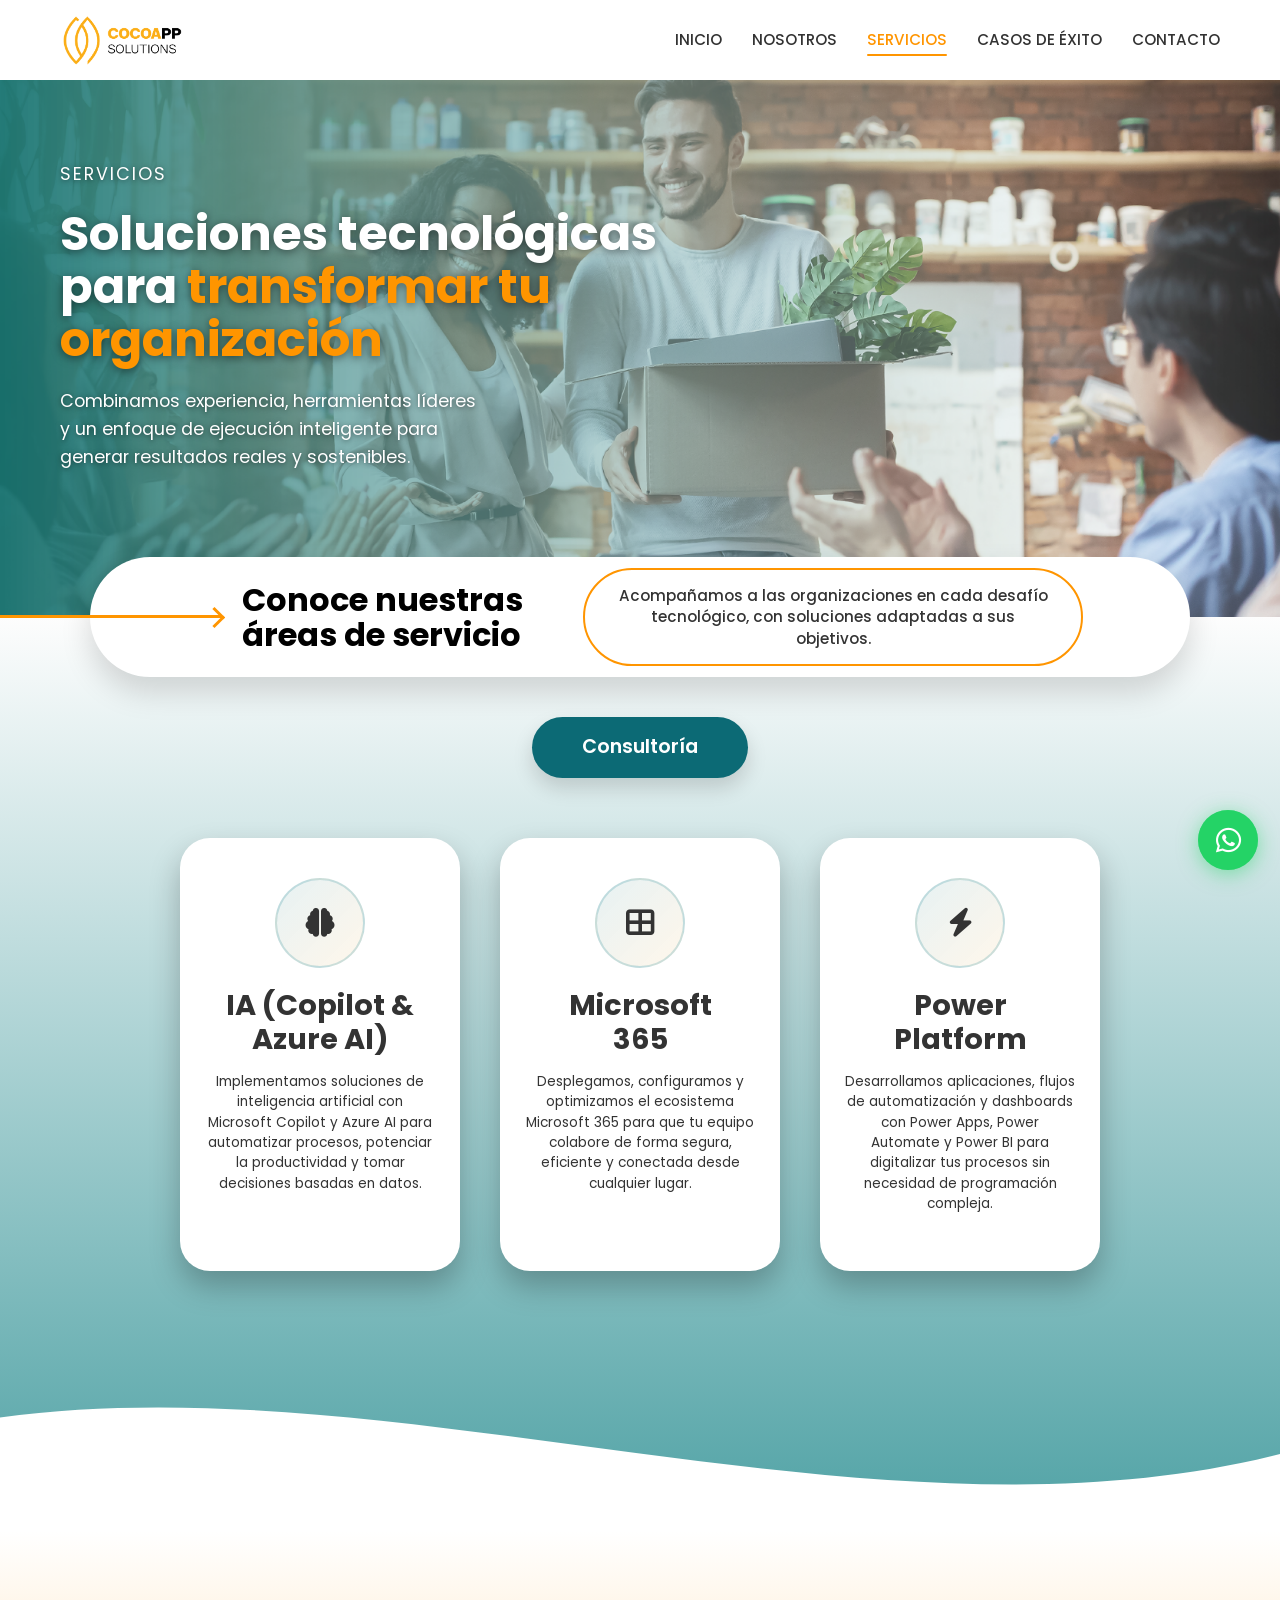
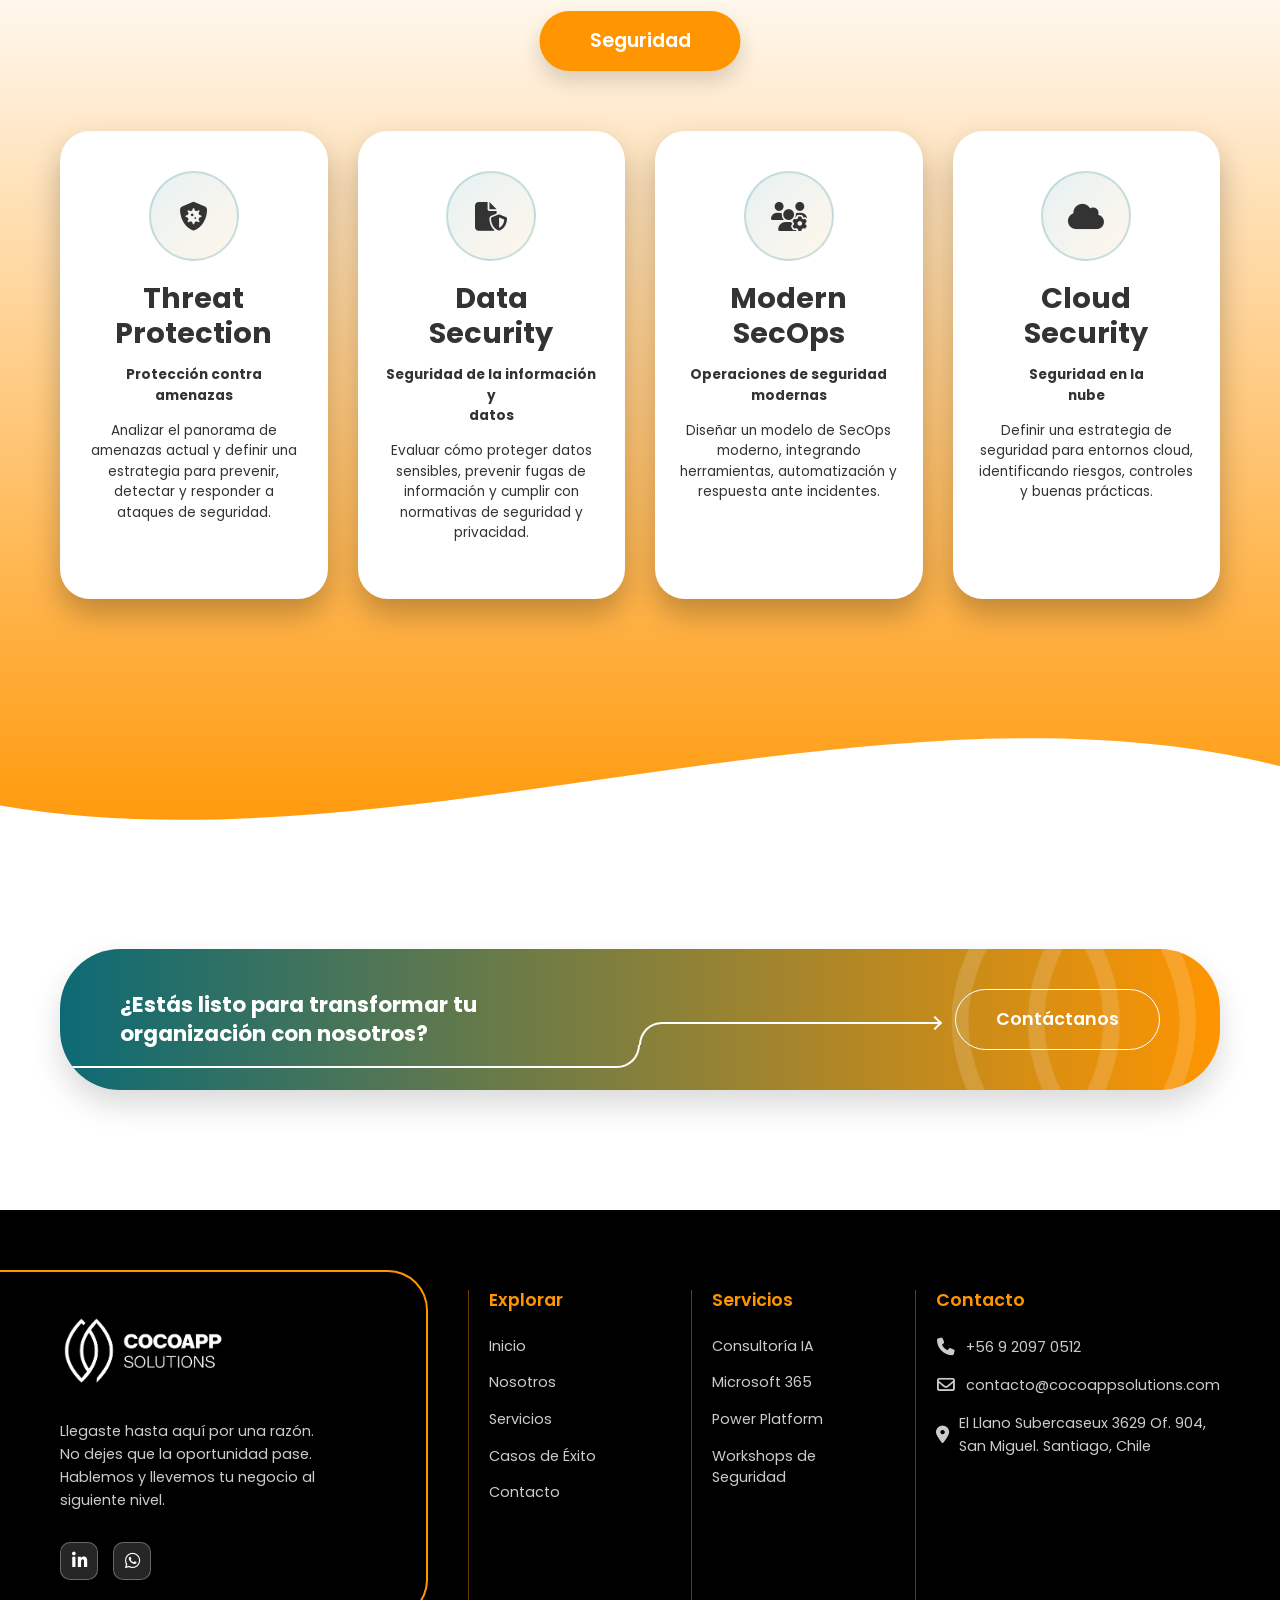
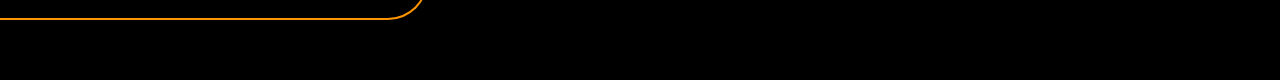
<file: servicios.html>
<!DOCTYPE html>
<html lang="es">

<head>
    <meta charset="UTF-8">
    <link rel="icon" type="image/png" href="assets/images/logo/logoIcono.png">
    <meta name="viewport" content="width=device-width, initial-scale=1.0">
    <!-- SEO Basico -->
    <title>Servicios TI: Power Platform, IA y Ciberseguridad Chile</title>
    <meta name="description"
        content="Descubre los servicios de CocoApp Solutions: Automatización con Power Platform, Consultoría en IA, Adopción Microsoft 365 y WorkShops de Ciberseguridad.">
    <meta name="keywords"
        content="Servicios TI Chile, Consultoría IA, Automatización Power Platform, Ciberseguridad, Adopción Microsoft 365">
    <meta name="author" content="CocoApp Solutions">
    <meta name="robots" content="index, follow">

    <!-- Open Graph / Redes Sociales -->
    <meta property="og:type" content="website">
    <meta property="og:title" content="Servicios TI: Power Platform, IA y Ciberseguridad Chile">
    <meta property="og:description"
        content="Descubre los servicios de CocoApp Solutions: Automatización con Power Platform, Consultoría en IA, Adopción Microsoft 365 y WorkShops de Ciberseguridad.">
    <meta property="og:image" content="https://cocoappsolutions.com/assets/images/logo/logo.png">
    <meta property="og:url" content="https://cocoapp.cl/servicios.html">
    <meta property="og:site_name" content="CocoApp Solutions">
    <meta property="og:locale" content="es_CL">
    <link rel="stylesheet" href="css/style.css">
    <link rel="stylesheet" href="https://cdnjs.cloudflare.com/ajax/libs/font-awesome/6.4.0/css/all.min.css">
</head>

<body>
    <div class="scroll-progress-bar" id="scrollProgressBar"></div>
    <!-- Header -->
    <header class="header">
        <div class="container">
            <a href="index.html" class="logo">
                <img src="assets/images/logo/logo.png" alt="CocoApp Solutions">
            </a>
            <div class="menu-toggle"><i class="fa-solid fa-bars"></i></div>
            <nav class="nav-links">
                <a href="index.html">Inicio</a>
                <a href="nosotros.html">Nosotros</a>
                <a href="servicios.html" class="active">Servicios</a>
                <a href="casos-exito.html">Casos de Éxito</a>
                <a href="contacto.html">Contacto</a>
            </nav>
        </div>
    </header>

    <!-- Hero -->
    <section class="servicios-hero">
        <div class="container reveal">
            <div class="hero-content">
                <p class="subtitle">Servicios</p>
                <h1>Soluciones tecnológicas<br>para <span class="highlight-text">transformar tu<br>organización</span>
                </h1>
                <p>Combinamos experiencia, herramientas líderes<br>y un enfoque de ejecución inteligente para<br>generar
                    resultados reales y sostenibles.</p>
            </div>
        </div>
    </section>

    <!-- Title Band: Áreas de Servicio -->
    <div class="servicios-areas-band">
        <div class="areas-title">
            <div class="custom-long-arrow"></div>
            <h2>Conoce nuestras<br>áreas de servicio</h2>
        </div>
        <div class="areas-description">
            <p>Acompañamos a las organizaciones en cada desafío tecnológico, con soluciones adaptadas a sus objetivos.
            </p>
        </div>
    </div>

    <!-- Consultoría Section -->
    <section class="consultoria-section">
        <div class="container reveal">
            <div class="section-pill-title dark-teal">
                Consultoría
            </div>
            <div class="mision-cards">
                <div class="mision-card">
                    <div class="service-icon-circle">
                        <i class="fa-solid fa-brain"></i>
                    </div>
                    <h3>IA (Copilot &amp;<br>Azure AI)</h3>
                    <p>Implementamos soluciones de inteligencia artificial con Microsoft Copilot y Azure AI para
                        automatizar procesos, potenciar la productividad y tomar decisiones basadas en datos.</p>
                </div>
                <div class="mision-card">
                    <div class="service-icon-circle">
                        <i class="fa-solid fa-table-cells-large"></i>
                    </div>
                    <h3>Microsoft<br>365</h3>
                    <p>Desplegamos, configuramos y optimizamos el ecosistema Microsoft 365 para que tu equipo colabore
                        de forma segura, eficiente y conectada desde cualquier lugar.</p>
                </div>
                <div class="mision-card">
                    <div class="service-icon-circle">
                        <i class="fa-solid fa-bolt"></i>
                    </div>
                    <h3>Power<br>Platform</h3>
                    <p>Desarrollamos aplicaciones, flujos de automatización y dashboards con Power Apps, Power Automate
                        y Power BI para digitalizar tus procesos sin necesidad de programación compleja.</p>
                </div>
            </div>
        </div>
        <!-- Wave Separator -->
        <div class="servicios-wave-separator">
            <svg viewBox="0 0 1200 220" preserveAspectRatio="none">
                <path d="M-50,60 C 350,-40 850,220 1250,60 V250 H-50 Z" fill="#ffffff"></path>
            </svg>
        </div>
    </section>

    <!-- Workshops Section -->
    <section class="workshops-section">
        <div class="container reveal">
            <div class="section-pill-title orange">
                Seguridad
            </div>
            <div class="mision-cards cards-4">
                <div class="mision-card">
                    <div class="service-icon-circle">
                        <i class="fa-solid fa-shield-virus"></i>
                    </div>
                    <h3>Threat<br>Protection</h3>
                    <p class="service-subtitle dark-teal-text">Protección contra<br>amenazas</p>
                    <p>Analizar el panorama de amenazas actual y definir una estrategia para prevenir, detectar y
                        responder a ataques de seguridad.</p>
                </div>
                <div class="mision-card">
                    <div class="service-icon-circle">
                        <i class="fa-solid fa-file-shield"></i>
                    </div>
                    <h3>Data<br>Security</h3>
                    <p class="service-subtitle dark-teal-text">Seguridad de la información y<br>datos</p>
                    <p>Evaluar cómo proteger datos sensibles, prevenir fugas de información y cumplir con normativas de
                        seguridad y privacidad.</p>
                </div>
                <div class="mision-card">
                    <div class="service-icon-circle">
                        <i class="fa-solid fa-users-gear"></i>
                    </div>
                    <h3>Modern<br>SecOps</h3>
                    <p class="service-subtitle dark-teal-text">Operaciones de seguridad<br>modernas</p>
                    <p>Diseñar un modelo de SecOps moderno, integrando herramientas, automatización y respuesta ante
                        incidentes.</p>
                </div>
                <div class="mision-card">
                    <div class="service-icon-circle">
                        <i class="fa-solid fa-cloud"></i>
                    </div>
                    <h3>Cloud<br>Security</h3>
                    <p class="service-subtitle dark-teal-text">Seguridad en la<br>nube</p>
                    <p>Definir una estrategia de seguridad para entornos cloud, identificando riesgos, controles y
                        buenas prácticas.</p>
                </div>
            </div>
        </div>
        <!-- Wave Separator -->
        <div class="servicios-wave-separator">
            <svg viewBox="0 0 1200 220" preserveAspectRatio="none">
                <path d="M-50,140 C 350,260 850,-20 1250,140 V250 H-50 Z" fill="#ffffff"></path>
            </svg>
        </div>
    </section>

    <!-- CTA Pre-footer -->
    <section class="cta-banner-section">
        <div class="container reveal">
            <div class="cta-pill-large" style="position: relative; z-index: 2;">
                <!-- Sinuous Arrow -->
                <div class="cta-line-container"
                    style="position: absolute; left: 0; right: 280px; bottom: 22px; width: auto; display: flex; height: 46px; z-index: 1;">
                    <div
                        style="position: absolute; right: 100%; bottom: 0; width: 100vw; height: 2px; background: #fff;">
                    </div>
                    <div class="cta-line-bottom"
                        style="position: relative; align-self: flex-end; width: 100%; max-width: 580px; left: auto; bottom: auto; height: 50%; border-radius: 0 0 23px 0;">
                    </div>
                    <div class="cta-line-top"
                        style="position: relative; align-self: flex-start; flex-grow: 1; margin-left: -1px; left: auto; right: auto; bottom: auto; width: auto; height: 50%; border-radius: 23px 0 0 0;">
                        <div class="cta-arrow-head"></div>
                    </div>
                </div>
                <div class="cta-text" style="position: relative; z-index: 2;">
                    <h2 class="cta-title">¿Estás listo para transformar tu<br>organización con nosotros?</h2>
                </div>
                <div class="cta-action" style="position: relative; z-index: 2;">
                    <a href="contacto.html" class="btn btn-outline"
                        style="position: relative; z-index: 2; border-color: #fff; border-radius: 50px; padding: 15px 40px; font-size: 1.1rem;">Contáctanos</a>
                </div>
            </div>
        </div>
    </section>

    <!-- Footer -->
    <footer class="footer" id="contacto">
        <div class="container">
            <div class="footer-grid">
                <div class="footer-col footer-col-brand">
                    <a href="index.html" class="footer-logo">
                        <img src="assets/images/logo/logo.png" alt="CocoApp Solutions">
                    </a>
                    <p class="footer-text">Llegaste hasta aquí por una razón.<br>No dejes que la oportunidad
                        pase.<br>Hablemos y llevemos tu negocio al<br>siguiente nivel.</p>
                    <div class="social-icons">
                        <a href="https://www.linkedin.com/company/coco-app-solutions" class="social-icon linkedin"
                            target="_blank" rel="noopener" title="LinkedIn CocoApp Solutions">
                            <i class="fa-brands fa-linkedin-in"></i>
                        </a>
                        <a href="https://wa.me/56920970512?text=Hola%20CocoApp%20Solutions%2C%20me%20gustar%C3%ADa%20obtener%20m%C3%A1s%20informaci%C3%B3n%20sobre%20sus%20servicios."
                            class="social-icon whatsapp" target="_blank" rel="noopener"
                            title="WhatsApp CocoApp Solutions">
                            <i class="fa-brands fa-whatsapp"></i>
                        </a>
                    </div>
                </div>
                <div class="footer-col footer-col-links">
                    <h3 class="footer-title">Explorar</h3>
                    <ul class="footer-links">
                        <li><a href="index.html">Inicio</a></li>
                        <li><a href="nosotros.html">Nosotros</a></li>
                        <li><a href="servicios.html">Servicios</a></li>
                        <li><a href="casos-exito.html">Casos de Éxito</a></li>
                        <li><a href="contacto.html">Contacto</a></li>
                    </ul>
                </div>
                <div class="footer-col footer-col-links">
                    <h3 class="footer-title">Servicios</h3>
                    <ul class="footer-links">
                        <li><a href="servicios.html">Consultoría IA</a></li>
                        <li><a href="servicios.html">Microsoft 365</a></li>
                        <li><a href="servicios.html">Power Platform</a></li>
                        <li><a href="servicios.html">Workshops de Seguridad</a></li>
                    </ul>
                </div>
                <div class="footer-col footer-col-links">
                    <h3 class="footer-title">Contacto</h3>
                    <ul class="footer-contact">
                        <li><i class="fa-solid fa-phone"></i> +56 9 2097 0512</li>
                        <li><i class="fa-regular fa-envelope"></i> contacto@cocoappsolutions.com</li>
                        <li><i class="fa-solid fa-location-dot"></i> El Llano Subercaseux 3629 Of. 904,
                            San Miguel. Santiago, Chile</li>
                    </ul>
                </div>
            </div>
        </div>
    </footer>

    <!-- Back to Top Button -->
    <button class="back-to-top" aria-label="Volver al inicio">
        <i class="fa-solid fa-chevron-up"></i>
    </button>
    <!-- WhatsApp Floating Button -->
    <a href="https://wa.me/56920970512?text=Hola%20CocoApp%20Solutions%2C%20me%20gustar%C3%ADa%20obtener%20m%C3%A1s%20informaci%C3%B3n%20sobre%20sus%20servicios."
        class="whatsapp-float" target="_blank" rel="noopener" title="Escríbenos por WhatsApp">
        <i class="fa-brands fa-whatsapp"></i>
    </a>

    <script src="js/main.js"></script>
</body>

</html>
</file>
<file: css/style.css>
/* ==========================================================================
   Variables
   ========================================================================== */
:root {
    --primary-orange: #FF9500;
    --dark-bg: #000000;
    --light-bg: #FCFFF7;
    --teal-accent: #21A0A0;
    --dark-green: #046865;

    --text-dark: #333333;
    --text-light: #FFFFFF;
    --text-gray: #666666;

    --transition-fast: 0.3s ease;
    --shadow-light: 0 4px 6px rgba(0, 0, 0, 0.1);
    --shadow-hover: 0 10px 20px rgba(0, 0, 0, 0.15);
}

/* ==========================================================================
   Typography (Poppins)
   ========================================================================== */
@font-face {
    font-family: 'Poppins';
    src: url('../assets/fonts/Poppins/Poppins-Regular.ttf') format('truetype');
    font-weight: 400;
    font-style: normal;
}

@font-face {
    font-family: 'Poppins';
    src: url('../assets/fonts/Poppins/Poppins-Medium.ttf') format('truetype');
    font-weight: 500;
    font-style: normal;
}

@font-face {
    font-family: 'Poppins';
    src: url('../assets/fonts/Poppins/Poppins-SemiBold.ttf') format('truetype');
    font-weight: 600;
    font-style: normal;
}

@font-face {
    font-family: 'Poppins';
    src: url('../assets/fonts/Poppins/Poppins-Bold.ttf') format('truetype');
    font-weight: 700;
    font-style: normal;
}

/* ==========================================================================
   Reset & Base Styles
   ========================================================================== */
* {
    margin: 0;
    padding: 0;
    box-sizing: border-box;
}

body {
    font-family: 'Poppins', sans-serif;
    background-color: var(--light-bg);
    color: var(--text-dark);
    line-height: 1.6;
    overflow-x: hidden;
    padding-top: 80px;
}

a {
    text-decoration: none;
    color: inherit;
    transition: color var(--transition-fast);
}

ul {
    list-style: none;
}

img {
    max-width: 100%;
    height: auto;
    display: block;
}

.container {
    width: 100%;
    max-width: 1200px;
    margin: 0 auto;
    padding: 0 20px;
}

/* ==========================================================================
   Typography Elements
   ========================================================================== */
h1,
h2,
h3,
h4 {
    font-weight: 700;
    line-height: 1.2;
    margin-bottom: 1rem;
}

h1 {
    font-size: 3.5rem;
}

h2 {
    font-size: 2.5rem;
}

h3 {
    font-size: 1.5rem;
}

p {
    margin-bottom: 1rem;
    color: var(--text-gray);
}

/* ==========================================================================
   Buttons
   ========================================================================== */
.btn {
    display: inline-block;
    padding: 12px 32px;
    border-radius: 50px;
    font-weight: 600;
    text-align: center;
    cursor: pointer;
    transition: all var(--transition-fast);
    border: 2px solid transparent;
}

.btn-primary {
    background-color: var(--primary-orange);
    color: var(--text-light);
}

.btn-primary:hover {
    background-color: #e68600;
    transform: translateY(-2px);
    box-shadow: var(--shadow-hover);
}

.btn-outline {
    background-color: transparent;
    color: var(--text-light);
    border-color: var(--text-light);
}

.btn-outline:hover {
    background-color: var(--text-light);
    color: var(--dark-green);
}

/* ==========================================================================
   Header & Navigation
   ========================================================================== */
/* ==========================================================================
   Scroll Progress Bar
   ========================================================================== */
.scroll-progress-bar {
    position: fixed;
    top: 0;
    left: 0;
    height: 3px;
    width: 0%;
    background: linear-gradient(90deg, var(--primary-orange) 0%, #ffcc66 100%);
    z-index: 9999;
    transition: width 0.1s linear;
    box-shadow: 0 0 8px rgba(255, 149, 0, 0.6);
}

.header {
    position: fixed;
    top: 0;
    left: 0;
    width: 100%;
    padding: 10px 0;
    z-index: 1000;
    transition: all var(--transition-fast);
    background-color: rgba(255, 255, 255, 0.95);
    box-shadow: var(--shadow-light);
}

.header .container {
    display: flex;
    justify-content: space-between;
    align-items: center;
}

.logo img {
    height: 60px;
}

.nav-links {
    display: flex;
    gap: 30px;
}

.nav-links a {
    font-weight: 500;
    font-size: 0.95rem;
    text-transform: uppercase;
    color: var(--text-dark);
}

.nav-links a:hover,
.nav-links a.active {
    color: var(--primary-orange);
}

.menu-toggle {
    display: none;
}

/* ==========================================================================
   Hero Section Base
   ========================================================================== */
.hero {
    min-height: 95vh;
    display: flex;
    align-items: center;
    position: relative;
    padding-top: 0;
    /* Remove header offset since slides are absolute */
}

.slider-track {
    width: 100%;
    height: 100%;
    position: absolute;
    top: 0;
    left: 0;
    overflow: hidden;
}

.slide {
    position: absolute;
    top: 0;
    left: 0;
    width: 100%;
    height: 100%;
    background-size: cover;
    background-position: center;
    opacity: 0;
    transition: opacity 0.8s ease-in-out;
    display: flex;
    align-items: center;
}

.slide.active {
    opacity: 1;
    z-index: 1;
}

.slide.needs-gradient::before {
    content: '';
    position: absolute;
    top: 0;
    left: 0;
    width: 100%;
    height: 100%;
    background: linear-gradient(to right, rgba(17, 124, 138, 0.65) 0%, rgba(17, 124, 138, 0) 100%);
    z-index: 1;
}

.slide .container {
    position: relative;
    z-index: 2;
    color: var(--text-light);
    width: 100%;
}

.hero-content-wrapper {
    position: relative;
    padding: 60px 50px 60px 60px;
    max-width: 650px;
}

.hero-border {
    position: absolute;
    top: 0;
    bottom: 0;
    left: 0;
    right: 0;
    pointer-events: none;
}

/* Top-left curve and short top line */
.hero-border-top {
    position: absolute;
    top: 0;
    left: 0;
    width: 35%;
    height: 40px;
    border-top: 3px solid var(--primary-orange);
    border-left: 3px solid var(--primary-orange);
    border-radius: 40px 0 0 0;
}

/* Arrow at the end of top line */
.hero-border-arrow {
    position: absolute;
    top: -8.5px;
    left: calc(35% - 20px);
    width: 20px;
    height: 20px;
    border-top: 3px solid var(--primary-orange);
    border-right: 3px solid var(--primary-orange);
    transform: rotate(45deg);
}

/* Left line, bottom-left curve, bottom line */
.hero-border-main {
    position: absolute;
    top: 40px;
    bottom: 0;
    left: 0;
    right: 40px;
    border-left: 3px solid var(--primary-orange);
    border-bottom: 3px solid var(--primary-orange);
    border-radius: 0 0 0 40px;
}

/* Bottom-right curve and short right line going UP */
.hero-border-right {
    position: absolute;
    bottom: 0;
    right: 0;
    width: 40px;
    height: calc(50% - 11px);
    border-bottom: 3px solid var(--primary-orange);
    border-right: 3px solid var(--primary-orange);
    border-radius: 0 0 40px 0;
}

/* Circle at the end of the right line */
.hero-border-circle {
    position: absolute;
    bottom: calc(50% - 11px);
    right: -9.5px;
    width: 22px;
    height: 22px;
    border: 3px solid var(--primary-orange);
    border-radius: 50%;
    background-color: transparent;
}

/* ==========================================================================
   Slide Right (Alternating alignment)
   ========================================================================== */
.slide-right .container {
    display: flex;
    justify-content: flex-end;
}

.slide.slide-right.needs-gradient::before {
    background: linear-gradient(to left, rgba(17, 124, 138, 0.65) 0%, rgba(17, 124, 138, 0) 100%);
}

.slide-right .hero-content-wrapper {
    padding: 60px 60px 60px 50px;
}

.slide-right .hero-border-top {
    left: auto;
    right: 0;
    border-left: none;
    border-right: 3px solid var(--primary-orange);
    border-radius: 0 40px 0 0;
}

.slide-right .hero-border-arrow {
    left: auto;
    right: calc(35% - 20px);
    border-right: none;
    border-left: 3px solid var(--primary-orange);
    transform: rotate(-45deg);
}

.slide-right .hero-border-main {
    left: 40px;
    right: 0;
    border-left: none;
    border-right: 3px solid var(--primary-orange);
    border-radius: 0 0 40px 0;
}

.slide-right .hero-border-right {
    right: auto;
    left: 0;
    border-right: none;
    border-left: 3px solid var(--primary-orange);
    border-radius: 0 0 0 40px;
}

.slide-right .hero-border-circle {
    right: auto;
    left: -9.5px;
}

.slide-right .btn-primary {
    left: auto;
    right: 80px;
}

.hero-content h1 {
    color: #fff;
    text-shadow: 0 2px 10px rgba(0, 0, 0, 0.5);
    /* Added for better legibility */
}

.hero-content p {
    color: #fff;
    text-shadow: 0 1px 5px rgba(0, 0, 0, 0.5);
}

.hero-content .highlight-text {
    color: var(--primary-orange);
}

.hero-content-wrapper .btn-primary {
    position: absolute;
    bottom: -23px;
    left: 80px;
    z-index: 10;
}

.slider-btn {
    position: absolute;
    top: 50%;
    transform: translateY(-50%);
    width: 50px;
    height: 50px;
    background-color: rgba(255, 255, 255, 0.2);
    border: 1px solid rgba(255, 255, 255, 0.5);
    color: #fff;
    border-radius: 50%;
    display: flex;
    align-items: center;
    justify-content: center;
    cursor: pointer;
    z-index: 10;
    font-size: 1.2rem;
    transition: var(--transition-fast);
}

.slider-btn:hover {
    background-color: var(--primary-orange);
    border-color: var(--primary-orange);
}

.slider-prev {
    left: 30px;
}

.slider-next {
    right: 30px;
}

.hero-pill {
    position: absolute;
    bottom: -40px;
    left: 50%;
    transform: translateX(-50%);
    width: 90%;
    max-width: 1100px;
    min-height: 80px;
    background-color: #fff;
    border-radius: 40px;
    z-index: 10;
    box-shadow: 0 10px 20px rgba(0, 0, 0, 0.15);
    display: flex;
    justify-content: center;
    align-items: center;
    text-align: center;
    padding: 10px 20px;
}

.hero-pill .section-title {
    padding-bottom: 0;
}

.hero-pill .section-title::after {
    display: none;
}

.hero-subtitle-bar {
    position: relative;
    padding-bottom: 15px;
    display: inline-block;
}

.hero-subtitle-bar::after {
    content: '';
    position: absolute;
    bottom: 0;
    left: 50%;
    transform: translateX(-50%);
    width: 250px;
    height: 4px;
    background: linear-gradient(90deg, #1A4D2E 0%, var(--primary-orange) 100%);
    border-radius: 2px;
}

/* ==========================================================================
   Soluciones Section
   ========================================================================== */
.soluciones-section {
    padding: 70px 0 80px;
    background-color: #fbfdfc;
    /* Off-white tint to match branding */
}

.soluciones-grid {
    display: flex;
    justify-content: center;
    gap: 30px;
    flex-wrap: wrap;
    margin-top: 20px;
}

.solucion-card {
    width: 260px;
    background: #fff;
    border-radius: 20px;
    padding: 40px 25px;
    text-align: center;
    box-shadow: 0 10px 30px rgba(0, 0, 0, 0.06);
    text-decoration: none;
    transition: transform 0.3s ease, box-shadow 0.3s ease;
    display: flex;
    flex-direction: column;
    align-items: center;
    border: 1px solid rgba(0, 0, 0, 0.03);
}

.solucion-card:hover {
    transform: translateY(-8px);
    box-shadow: 0 20px 40px rgba(0, 0, 0, 0.12);
}

.solucion-icon {
    width: 95px;
    height: 95px;
    border-radius: 50%;
    background: linear-gradient(135deg, #f9ce9d 0%, #FF9500 100%);
    display: flex;
    align-items: center;
    justify-content: center;
    margin-bottom: 25px;
    padding: 5px;
    transition: transform 0.4s ease;
}

.solucion-icon img {
    width: 100%;
    height: 100%;
    object-fit: contain;
    filter: brightness(0) invert(1);
}

.solucion-card:hover .solucion-icon {
    transform: scale(1.1) rotate(5deg);
    background: linear-gradient(135deg, #1FA2B8 0%, #0A5C66 100%);
}

.solucion-title {
    font-size: 1.15rem;
    font-weight: 800;
    color: #1A4D2E;
    margin-bottom: 15px;
    line-height: 1.3;
}

.solucion-desc {
    font-size: 0.9rem;
    color: #555;
    line-height: 1.5;
    margin-bottom: 20px;
    flex-grow: 1;
}

.solucion-link {
    font-size: 0.85rem;
    font-weight: 700;
    color: #FF9500;
    text-transform: uppercase;
    letter-spacing: 0.5px;
    transition: color 0.3s ease;
    display: flex;
    align-items: center;
    gap: 8px;
}

.solucion-card:hover .solucion-link {
    color: #117C8A;
}

.solucion-link i {
    transition: transform 0.3s ease;
}

.solucion-card:hover .solucion-link i {
    transform: translateX(5px);
}


/* ==========================================================================
   Section Titles
   ========================================================================== */
.section-title {
    position: relative;
    padding-bottom: 25px;
    margin-bottom: 20px;
    display: inline-block;
    font-size: 2.5rem;
}

.section-title::after {
    content: '';
    position: absolute;
    bottom: 0;
    left: 50%;
    transform: translateX(-50%);
    width: 250px;
    height: 4px;
    background: linear-gradient(90deg, #1A4D2E 0%, var(--primary-orange) 100%);
    border-radius: 2px;
}

.section-subtitle {
    margin-bottom: 50px;
    font-size: 0.95rem;
    color: #555;
}

/* ==========================================================================
   Casos de éxito Preview
   ========================================================================== */
.casos-title {
    color: var(--text-dark);
    font-size: 2.5rem;
    position: relative;
    padding-bottom: 15px;
    margin-bottom: 25px;
    display: inline-block;
}

.casos-title::after {
    content: '';
    position: absolute;
    bottom: 0;
    left: 0;
    width: 250px;
    /* Matched to approximate text width */
    height: 4px;
    background: linear-gradient(90deg, #1A4D2E 0%, var(--primary-orange) 100%);
    border-radius: 2px;
}

.casos-subtitle {
    color: var(--primary-orange);
    margin-bottom: 20px;
    font-size: 1.5rem;
}

.casos-img-wrapper {
    position: relative;
    box-shadow: var(--shadow-hover);
    border-radius: 15px;
    overflow: hidden;
}

.casos-img {
    width: 100%;
    height: 100%;
    object-fit: cover;
    display: block;
    min-height: 400px;
}

/* ==========================================================================
   CTA Section (Pre-Footer)
   ========================================================================== */
.cta-section {
    background: linear-gradient(90deg, #1A4D2E 0%, #a27216 50%, var(--primary-orange) 100%);
    padding: 80px 0;
    text-align: left;
    position: relative;
    overflow: hidden;
}

.cta-bg-pattern {
    position: absolute;
    top: 50%;
    right: 2%;
    /* Moved left so it's more visible */
    transform: translateY(-50%);
    width: 450px;
    /* Made smaller */
    height: 450px;
    /* Made smaller */
    background-image: url('../assets/images/logo/logoIcono.png');
    background-size: contain;
    background-repeat: no-repeat;
    background-position: center right;
    opacity: 0.15;
    /* Made slightly more opaque */
    pointer-events: none;
    z-index: 1;
}

.cta-container {
    display: flex;
    justify-content: space-between;
    align-items: center;
    position: relative;
    z-index: 2;
}

.cta-text {
    position: relative;
    max-width: 600px;
}

.cta-text h2 {
    color: var(--text-light);
    font-size: 2.2rem;
    margin-bottom: 20px;
}

/* CTA Arrow Line */
.cta-line-container {
    position: absolute;
    left: 0;
    bottom: -10px;
    width: calc(100% + 250px);
    /* Extends 250px right of the text */
    height: 60px;
    pointer-events: none;
}

.cta-line-bottom {
    position: absolute;
    left: 0;
    bottom: 0;
    width: calc(100% - 60px);
    height: 30px;
    border-bottom: 2px solid #fff;
    border-right: 2px solid #fff;
    border-radius: 0 0 30px 0;
}

.cta-line-top {
    position: absolute;
    right: 2px;
    bottom: 30px;
    width: 60px;
    height: 30px;
    border-top: 2px solid #fff;
    border-left: 2px solid #fff;
    border-radius: 30px 0 0 0;
}

.cta-arrow-head {
    position: absolute;
    right: 0;
    top: -6px;
    width: 10px;
    height: 10px;
    border-top: 2px solid #fff;
    border-right: 2px solid #fff;
    transform: rotate(45deg);
}

.cta-action {
    position: relative;
    margin-left: 50px;
}

.btn-outline {
    border: 1px solid #fff;
    color: #fff;
    border-radius: 30px;
    padding: 12px 40px;
    background: transparent;
    transition: var(--transition-fast);
}

.btn-outline:hover {
    background: #fff;
    color: var(--primary-orange);
}

/* ==========================================================================
   Footer
   ========================================================================== */
.footer {
    background-color: var(--dark-bg);
    color: var(--text-light);
    padding: 80px 0 40px;
    position: relative;
    overflow: hidden;
}

.footer-grid {
    display: grid;
    grid-template-columns: 2fr 1fr 1fr 1.5fr;
    gap: 40px;
    margin-bottom: 40px;
}

.footer-col-brand {
    position: relative;
    padding: 20px 40px 20px 0;
}

.footer-col-brand::before {
    content: '';
    position: absolute;
    top: -20px;
    bottom: -20px;
    left: -50vw;
    right: 0;
    border: 2px solid var(--primary-orange);
    border-left: none;
    border-radius: 0 40px 40px 0;
    pointer-events: none;
}

.footer-logo img {
    height: 80px;
    margin-bottom: 30px;
    filter: brightness(0) invert(1);
    /* Makes the entire logo pure white */
}

.footer-text {
    font-size: 0.9rem;
    color: #ccc;
    margin-bottom: 30px;
    line-height: 1.6;
}

.social-icons {
    display: flex;
    gap: 15px;
}

.social-icon {
    width: 38px;
    height: 38px;
    background-color: rgba(255, 255, 255, 0.15);
    border: 1px solid rgba(255, 255, 255, 0.3);
    border-radius: 10px;
    display: inline-flex;
    align-items: center;
    justify-content: center;
    color: #fff;
    font-size: 1.1rem;
    text-decoration: none;
    transition: var(--transition-fast);
}

.social-icon:hover {
    background-color: var(--primary-orange);
    border-color: var(--primary-orange);
    color: #fff;
    transform: translateY(-3px);
}

.social-icon.linkedin:hover {
    background-color: #0077B5;
    border-color: #0077B5;
}

.social-icon.whatsapp:hover {
    background-color: #25D366;
    border-color: #25D366;
}

/* ============================================================
   WhatsApp Floating Button
   ============================================================ */
.whatsapp-float {
    position: fixed;
    bottom: 30px;
    right: 22px;
    width: 60px;
    height: 60px;
    background-color: #25D366;
    border-radius: 50%;
    display: flex;
    align-items: center;
    justify-content: center;
    box-shadow: 0 4px 20px rgba(37, 211, 102, 0.5);
    z-index: 9999;
    text-decoration: none;
    transition: transform 0.3s ease, box-shadow 0.3s ease;
}

.whatsapp-float:hover {
    transform: scale(1.1);
    box-shadow: 0 6px 28px rgba(37, 211, 102, 0.7);
}

.whatsapp-float i {
    color: #fff;
    font-size: 1.8rem;
    position: relative;
    z-index: 1;
    line-height: 1;
}

.whatsapp-float::before {
    content: '';
    position: absolute;
    width: 60px;
    height: 60px;
    border-radius: 50%;
    background-color: rgba(37, 211, 102, 0.4);
    animation: whatsapp-pulse 2.5s infinite;
}

@keyframes whatsapp-pulse {
    0% {
        transform: scale(1);
        opacity: 0.8;
    }

    70% {
        transform: scale(1.6);
        opacity: 0;
    }

    100% {
        transform: scale(1.6);
        opacity: 0;
    }
}

.footer-col-links,
.footer-col-contact {
    padding-left: 20px;
}

.footer-col-links {
    border-left: 1px solid rgba(255, 149, 0, 0.4);
}

.footer-title {
    color: var(--primary-orange);
    font-size: 1.1rem;
    margin-bottom: 25px;
    font-weight: 600;
}

.footer-links li,
.footer-contact li {
    margin-bottom: 15px;
}

.footer-links a {
    color: #ccc;
    text-decoration: none;
    font-size: 0.9rem;
    line-height: 1.5;
    display: block;
}

.footer-links a:hover {
    color: var(--primary-orange);
}

.footer-contact li {
    display: flex;
    align-items: center;
    gap: 10px;
    color: #ccc;
    font-size: 0.9rem;
}

.footer-contact i {
    color: #ccc;
    font-size: 1.1rem;
    width: 20px;
    text-align: center;
}

/* ==========================================================================
   Animations
   ========================================================================== */
.reveal {
    opacity: 0;
    transform: translateY(30px);
    transition: all 0.8s ease;
}

.reveal.active {
    opacity: 1;
    transform: translateY(0);
}

/* ==========================================================================
   Responsive Design
   ========================================================================== */
@media (min-width: 769px) and (max-width: 992px) {
    .footer-grid {
        grid-template-columns: 1fr 1fr;
    }
}

/* ==========================================================================
   Nosotros Page Styles
   ========================================================================== */
.nosotros-hero {
    position: relative;
    padding: 160px 0 200px;
    background-image: url('../assets/images/BANNER WEB-NOSOTROS.png');
    background-size: cover;
    background-position: center center;
    color: var(--text-dark);
}



.nosotros-hero .container {
    position: relative;
    z-index: 2;
}

.nosotros-hero .subtitle {
    color: #ffffff;
    font-weight: 600;
    margin-bottom: 10px;
    letter-spacing: 1px;
}

.nosotros-hero h1 {
    color: #000000;
    /* Pure black */
    font-size: 3rem;
    /* User requested 3rem */
    font-weight: 800;
    line-height: 1.1;
    margin-bottom: 20px;
}

.nosotros-hero p {
    color: #ffffff;
    font-size: 0.95rem;
    /* Reduced text size as requested */
    max-width: 600px;
    line-height: 1.6;
}

/* Single Clean Wave Separator */
.top-wave-separator {
    position: absolute;
    top: 0;
    left: 0;
    width: 100%;
    overflow: hidden;
    line-height: 0;
    z-index: 10;
    transform: translateY(-99%);
    /* Overlaps the hero section */
}

.top-wave-separator svg {
    position: relative;
    display: block;
    width: calc(100% + 40px);
    /* Extend width to hide edge strokes */
    margin-left: -20px;
    /* Shift left to hide left edge stroke */
    height: 160px;
    /* Adjust height for the new curvy viewBox */
}

/* Timeline Section */
.timeline-section {
    background: linear-gradient(to right, #1FA2B8 0%, #0A5C66 100%);
    padding: 20px 0 100px;
    color: #fff;
    position: relative;
}

.timeline-layout {
    display: flex;
    justify-content: space-between;
    align-items: center;
    gap: 50px;
}

.timeline-text {
    flex: 1;
}

.timeline-text .subtitle {
    font-size: 0.9rem;
    color: #ffffff;
    /* White text as requested */
    margin-bottom: 10px;
}

.timeline-text h2 {
    font-size: 2.5rem;
    margin-bottom: 20px;
    color: #000;
    /* Title in timeline should be black */
    font-weight: 800;
}

/* ---- Serpentine Timeline ---- */
.timeline-serpentine {
    flex: 2;
    display: grid;
    grid-template-columns: 1fr 80px 1fr;
    grid-template-rows: repeat(6, auto);
    position: relative;
    row-gap: 0;
    column-gap: 0;
}

/* Individual curved arrows in the middle column */
.serp-arrow {
    width: 100%;
    height: 60px;
    background-size: 100% 100%;
    background-repeat: no-repeat;
    align-self: center;
    margin-top: -70px;
    margin-bottom: -70px;
}

/* Arrow from right column to left column */
.serp-arrow-r2l {
    background-image: url("data:image/svg+xml,%3Csvg xmlns='http://www.w3.org/2000/svg' viewBox='0 0 100 50' preserveAspectRatio='none'%3E%3Cpath d='M90 5 L10 45' fill='none' stroke='%23FF9500' stroke-width='2.5' stroke-linecap='round'/%3E%3Cpath d='M18 33 L10 45 L25 46' fill='none' stroke='%23FF9500' stroke-width='2.5' stroke-linecap='round' stroke-linejoin='round'/%3E%3C/svg%3E");
}

/* Arrow from left column to right column */
.serp-arrow-l2r {
    background-image: url("data:image/svg+xml,%3Csvg xmlns='http://www.w3.org/2000/svg' viewBox='0 0 100 50' preserveAspectRatio='none'%3E%3Cpath d='M10 5 L90 45' fill='none' stroke='%23FF9500' stroke-width='2.5' stroke-linecap='round'/%3E%3Cpath d='M82 33 L90 45 L75 46' fill='none' stroke='%23FF9500' stroke-width='2.5' stroke-linecap='round' stroke-linejoin='round'/%3E%3C/svg%3E");
}

/* Each node: circle + text in a flex row */
.serp-node {
    display: flex;
    align-items: center;
    gap: 15px;
    position: relative;
    z-index: 1;
    padding: 0;
}

/* Right-side items go in column 3 */
.serp-node-right {
    grid-column: 3;
    margin-top: -35px;
}

/* Left-side items go in column 1 */
.serp-node-left {
    grid-column: 1;
    justify-content: flex-end;
    margin-top: -35px;
}

/* Circle icon */
.serp-circle {
    width: 75px;
    height: 75px;
    min-width: 75px;
    background-color: #fff;
    border-radius: 50%;
    display: flex;
    align-items: center;
    justify-content: center;
    border: 3px solid rgba(255, 255, 255, 0.4);
    box-shadow: 0 4px 20px rgba(0, 0, 0, 0.15),
        0 0 30px rgba(255, 255, 255, 0.1);
    position: relative;
    z-index: 2;
}

.serp-circle-future {
    outline: 2px solid var(--primary-orange);
    outline-offset: 4px;
}

.serp-circle .nosotros-icon {
    width: 80px;
    height: auto;
    transform: scale(1.8);
}

/* Text */
.serp-text h3 {
    font-size: 1.25rem;
    font-weight: 800;
    color: #fff;
    margin-bottom: 5px;
}

.serp-text p {
    font-size: 0.82rem;
    color: rgba(255, 255, 255, 0.85);
    line-height: 1.5;
    max-width: 210px;
}

/* Left items: text should be right-aligned */
.serp-node-left .serp-text {
    text-align: right;
}

.serp-node-left .serp-text p {
    margin-left: auto;
}

/* Section Title Band */
.section-title-band {
    background-color: #fff;
    padding: 30px 0;
    text-align: center;
    border-radius: 40px;
    /* Rounded on all corners */
    margin: -40px auto 0;
    /* Overlap the section above to hide the white body gap */
    position: relative;
    z-index: 10;
    width: 100%;
    /* Occupy full width */
    max-width: none;
    box-shadow: 0 15px 25px rgba(0, 0, 0, 0.15);
}

.section-title-band h2 {
    margin: 0;
    font-size: 2.5rem;
    font-weight: 800;
    color: var(--text-dark);
}

/* Gradient Background Section */
.nosotros-gradient-bg {
    background: linear-gradient(135deg, #449c9f 0%, #f8b868 100%);
    padding: 130px 0 80px;
    margin-top: -60px;
    /* Pull up further to sit exactly behind the pill */
    position: relative;
}

.mision-cards {
    display: flex;
    justify-content: center;
    gap: 40px;
    margin-bottom: 100px;
}

.mision-card {
    background-color: #fff;
    border-radius: 30px;
    padding: 40px 25px;
    text-align: center;
    width: 280px;
    box-shadow: 0 15px 30px rgba(0, 0, 0, 0.25);
}

.mision-card i {
    font-size: 3.5rem;
    color: var(--text-dark);
    margin-bottom: 20px;
}

.mision-card h3 {
    font-size: 1.8rem;
    font-weight: 800;
    margin-bottom: 15px;
    color: var(--text-dark);
}

.mision-card p {
    font-size: 0.85rem;
    color: #333;
    line-height: 1.5;
}

.mision-card> :nth-child(4) {
    text-align: center;
}

.valores-header {
    text-align: center;
    margin-bottom: 40px;
}

.valores-title {
    color: var(--text-dark);
    font-size: 2.2rem;
    font-weight: 800;
    margin-bottom: 10px;
}

.valores-underline {
    width: 220px;
    height: 4px;
    background: linear-gradient(to right, #117C8A, #FF9500);
    margin: 0 auto 10px;
    border-radius: 2px;
}

.valores-subtitle {
    font-size: 0.95rem;
    color: #333;
    font-weight: 500;
}

.valores-rectangles {
    display: flex;
    justify-content: center;
    gap: 40px;
    flex-wrap: wrap;
    padding-bottom: 50px;
}

.valor-rect {
    width: 280px;
    min-height: 260px;
    background: rgba(255, 255, 255, 0.92);
    border-radius: 20px;
    box-shadow: 0 10px 30px rgba(0, 0, 0, 0.12);
    padding: 30px 22px;
    display: flex;
    flex-direction: column;
    align-items: center;
    text-align: center;
    gap: 12px;
    transition: transform 0.3s ease, box-shadow 0.3s ease;
}

.valor-rect:hover {
    transform: translateY(-6px);
    box-shadow: 0 18px 40px rgba(0, 0, 0, 0.18);
}

.valor-icon {
    font-size: 2rem;
    width: 100px;
    height: 100px;
    display: flex;
    align-items: center;
    justify-content: center;
    background: linear-gradient(135deg, #1FA2B8, #FF9500);
    border-radius: 50%;
    flex-shrink: 0;
    padding: 18px;
}

.valor-icon img {
    width: 100%;
    height: 100%;
    object-fit: contain;
    filter: brightness(0) invert(1);
}

.valor-rect h4 {
    font-size: 1.1rem;
    font-weight: 800;
    color: #0A5C66;
    margin: 0;
}

.valor-rect p {
    font-size: 0.82rem;
    color: #444;
    line-height: 1.5;
    margin: 0;
    text-align: justify;
}


/* Equipo Section */
.equipo-section {
    background: linear-gradient(135deg, #a2d2d5 0%, #f9e1c2 100%);
    padding: 130px 0 120px;
    margin-top: -60px;
    /* Pull up exactly behind the pill */
    position: relative;
}

.equipo-grid {
    display: grid;
    grid-template-columns: repeat(3, 1fr);
    justify-items: center;
    gap: 40px;
}

.equipo-member {
    text-align: center;
}

.equipo-circle {
    width: 150px;
    height: 150px;
    border-radius: 50%;
    border: 3px solid var(--primary-orange);
    background-color: transparent;
    display: flex;
    align-items: center;
    justify-content: center;
    margin: 0 auto 15px;
}

.equipo-circle i {
    font-size: 3.5rem;
    color: var(--text-dark);
}

.equipo-member h4 {
    font-size: 1.1rem;
    font-weight: 800;
    color: var(--text-dark);
}

.equipo-member h4 {
    font-size: 1.2rem;
    margin: 0;
    color: var(--text-dark);
}


/* =========================================
   SERVICIOS PAGE STYLES
   ========================================= */

/* Hero Section */
.servicios-hero {
    background: url('../assets/images/BANNER WEB-SERVICIOS.png') center top/cover;
    background-color: #117C8A;
    /* Fallback color */
    padding: 80px 0 130px;
    color: #fff;
}

.servicios-hero .subtitle {
    font-size: 1.1rem;
    letter-spacing: 2px;
    margin-bottom: 20px;
    text-transform: uppercase;
    color: #ffffff;
}

.servicios-hero h1 {
    font-size: 3rem;
    /* Reduced to match other pages */
    line-height: 1.1;
    margin-bottom: 20px;
    color: #ffffff;
}

.servicios-hero p {
    font-size: 1.1rem;
    line-height: 1.6;
    color: #ffffff;
}

/* Áreas de Servicio Band */
.servicios-areas-band {
    background: #fff;
    border-radius: 60px;
    padding: 0 40px;
    display: flex;
    justify-content: center;
    align-items: center;
    gap: 60px;
    box-shadow: 0 15px 30px rgba(0, 0, 0, 0.15);
    margin: -60px auto 0;
    position: relative;
    z-index: 10;
    width: 95%;
    max-width: 1100px;
    height: 120px;
}

.areas-title {
    display: flex;
    align-items: center;
    gap: 20px;
    position: relative;
}

.areas-title h2 {
    font-size: 2rem;
    font-weight: 800;
    color: #000;
    margin: 0;
    line-height: 1.1;
}

.custom-long-arrow {
    position: relative;
    width: 25px;
    /* Space before the text */
    height: 3px;
}

.custom-long-arrow::before {
    content: '';
    position: absolute;
    right: 0;
    top: 0;
    width: 50vw;
    /* Extends far to the left, definitely off-screen */
    height: 3px;
    background-color: var(--primary-orange);
    z-index: 20;
    /* Ensure it stays on top of the pill's shadow/border */
}

.custom-long-arrow::after {
    content: '';
    position: absolute;
    right: 0;
    top: -5px;
    /* Adjust so the point aligns with the 3px line */
    width: 12px;
    height: 12px;
    border-top: 3px solid var(--primary-orange);
    border-right: 3px solid var(--primary-orange);
    transform: rotate(45deg);
    z-index: 20;
}

.areas-description {
    border: 2px solid var(--primary-orange);
    border-radius: 50px;
    padding: 15px 30px;
    max-width: 500px;
    text-align: center;
}

.areas-description p {
    margin: 0;
    font-size: 0.95rem;
    color: #333;
    line-height: 1.4;
    font-weight: 500;
}

/* Consultoría Section */
.consultoria-section {
    background: linear-gradient(180deg, #fdfdfd 0%, #449c9f 100%);
    padding: 100px 0 0;
    margin-top: -60px;
    position: relative;
    z-index: 1;
}

.section-pill-title {
    display: inline-block;
    padding: 15px 50px;
    border-radius: 40px;
    color: #fff;
    font-size: 1.2rem;
    font-weight: 600;
    margin: 0 auto 60px;
    position: relative;
    left: 50%;
    transform: translateX(-50%);
    box-shadow: 0 10px 20px rgba(0, 0, 0, 0.15);
}

.section-pill-title.dark-teal {
    background-color: #0c6a75;
}

.section-pill-title.orange {
    background-color: var(--primary-orange);
}

.mision-cards.cards-4 {
    display: grid;
    grid-template-columns: repeat(4, 1fr);
    gap: 30px;
    margin-bottom: 0;
}

.mision-cards.cards-4 .mision-card {
    width: 100%;
}

.consultoria-section .mision-card,
.workshops-section .mision-card {
    min-height: 420px;
    display: flex;
    flex-direction: column;
}

.service-icon-circle {
    width: 90px;
    height: 90px;
    background: linear-gradient(135deg, rgba(17, 124, 138, 0.1) 0%, rgba(255, 149, 0, 0.08) 100%);
    border: 2px solid rgba(17, 124, 138, 0.2);
    border-radius: 50%;
    margin: 0 auto 20px;
    display: flex;
    align-items: center;
    justify-content: center;
    transition: transform 0.3s ease, box-shadow 0.3s ease, border-color 0.3s ease;
}

.service-icon-circle i {
    font-size: 1.8rem;
    color: var(--primary-teal);
    transition: color 0.3s ease, transform 0.3s ease;
    display: flex;
    align-items: center;
    justify-content: center;
    line-height: 1;
    width: 100%;
    height: 100%;
    margin-bottom: 0;
}

.mision-card:hover .service-icon-circle {
    transform: scale(1.08);
    box-shadow: 0 6px 20px rgba(17, 124, 138, 0.2);
    border-color: var(--primary-orange);
}

.mision-card:hover .service-icon-circle i {
    color: var(--primary-orange);
    transform: scale(1.1);
}

.service-icon-img {
    width: 52px;
    height: 52px;
    object-fit: contain;
}

.service-subtitle {
    font-weight: 800;
    font-size: 0.95rem;
    margin-bottom: 15px;
    line-height: 1.2;
}

.dark-teal-text {
    color: #0c6a75;
}

.service-spacer {
    height: 32px;
    margin-bottom: 15px;
}

/* Wave Separator */
.servicios-wave-separator {
    width: 100%;
    overflow: hidden;
    line-height: 0;
    margin-top: 50px;
}

.servicios-wave-separator svg {
    position: relative;
    display: block;
    width: calc(100% + 40px);
    /* Add width to avoid side gaps */
    margin-left: -20px;
    height: 220px;
}

/* Workshops Section */
.workshops-section {
    background: linear-gradient(180deg, #ffffff 0%, var(--primary-orange) 100%);
    padding: 80px 0 0;
    position: relative;
    z-index: 2;
    margin-top: -60px;
    /* Overlap the wave slightly to ensure no gaps */
}

/* CTA Banner Section */
.cta-banner-section {
    padding: 80px 0 120px;
    background-color: #ffffff;
    /* White background to blend with the wave above */
}

.cta-pill-large {
    background: linear-gradient(90deg, #0c6a75 0%, var(--primary-orange) 100%);
    border-radius: 60px;
    padding: 40px 60px;
    display: flex;
    justify-content: space-between;
    align-items: center;
    color: #fff;
    box-shadow: 0 15px 30px rgba(0, 0, 0, 0.15);
    position: relative;
    overflow: hidden;
}

.cta-pill-large::after {
    content: '';
    position: absolute;
    right: -30px;
    top: 50%;
    transform: translateY(-50%);
    width: 350px;
    height: 350px;
    background-image: url('../assets/images/logo/logoIcono.png');
    background-size: contain;
    background-position: center;
    background-repeat: no-repeat;
    opacity: 0.15;
    filter: brightness(0) invert(1);
    /* Makes the logo pure white */
    pointer-events: none;
    z-index: 1;
}

.cta-pill-large .cta-title {
    font-size: 1.35rem;
    margin: 0;
    color: #fff;
    font-weight: 800;
    line-height: 1.3;
}

.cta-arrow {
    font-size: 2.5rem;
    color: #fff;
}

/* =========================================
   CASOS DE ÉXITO PAGE STYLES
   ========================================= */

.casos-hero {
    position: relative;
    background-image: url('../assets/images/BANNER WEB-CASOS DE EXITO.png');
    background-size: cover;
    background-position: center;
    padding: 70px 0 100px;
}

.casos-hero .container {
    position: relative;
    z-index: 2;
    display: flex;
    justify-content: space-between;
    align-items: center;
}

.casos-hero-content {
    max-width: 600px;
    color: #fff;
    margin-right: auto;
}

.casos-hero-content p.subtitle {
    font-size: 0.9rem;
    text-transform: uppercase;
    letter-spacing: 1px;
    margin-bottom: 10px;
    color: #ffffff;
}

.casos-hero-content h1 {
    font-size: 3rem;
    line-height: 1.1;
    margin-bottom: 20px;
}

.casos-hero-content h1 .highlight-text {
    color: var(--primary-orange);
}

.casos-hero-content p.desc {
    font-size: 1rem;
    line-height: 1.5;
    color: #ffffff;
    opacity: 1;
}

.casos-nav-arrow {
    width: 50px;
    height: 50px;
    border-radius: 50%;
    background: rgba(255, 255, 255, 0.2);
    display: flex;
    justify-content: center;
    align-items: center;
    color: #fff;
    cursor: pointer;
    backdrop-filter: blur(5px);
    transition: background 0.3s ease;
}

.casos-nav-arrow:hover {
    background: rgba(255, 255, 255, 0.4);
}

.casos-stats-pill-wrapper {
    position: relative;
    z-index: 3;
    margin-top: -50px;
    margin-bottom: 80px;
}

.casos-stats-pill {
    background: #fff;
    border-radius: 15px;
    /* Reduced border radius */
    padding: 20px 40px;
    display: flex;
    justify-content: space-between;
    align-items: center;
    box-shadow: 0 20px 40px rgba(0, 0, 0, 0.1);
}

.casos-stat-item {
    flex: 1;
    display: flex;
    align-items: center;
    justify-content: center;
    gap: 15px;
    padding: 10px 0;
}

.casos-stat-item:not(:last-child) {
    border-right: 2px solid var(--primary-orange);
}

.casos-stat-icon {
    font-size: 2.5rem;
    color: #000;
}

.casos-stat-text h4 {
    margin: 0;
    font-size: 1.2rem;
    font-weight: 800;
}

.casos-stat-text p {
    margin: 0;
    font-size: 0.8rem;
    color: #666;
}

.casos-cards-container {
    display: flex;
    flex-direction: column;
    gap: 40px;
    margin-bottom: 100px;
}

.caso-card-new {
    background: #fff;
    border-radius: 30px;
    display: flex;
    padding: 15px;
    /* Reduced padding */
    align-items: stretch;
    box-shadow: 0 10px 40px rgba(0, 0, 0, 0.35);
    /* Increased shadow intensity */
}

.caso-img-wrapper {
    flex: 0 0 35%;
    position: relative;
    display: flex;
    justify-content: flex-start;
    /* Align logo to the left */
    align-items: center;
    border-radius: 20px;
    overflow: hidden;
    padding-left: 40px;
    /* Space from the left edge */
}

.caso-img-wrapper::before {
    content: '';
    position: absolute;
    top: 0;
    left: 0;
    width: 100%;
    height: 100%;
    z-index: 1;
}

.caso-card-new.teal-overlay .caso-img-wrapper::before {
    background: linear-gradient(90deg, rgba(12, 106, 117, 0.95) 0%, rgba(12, 106, 117, 0) 100%);
}

.caso-card-new.orange-overlay .caso-img-wrapper::before {
    background: linear-gradient(90deg, rgba(255, 153, 0, 0.95) 0%, rgba(255, 153, 0, 0) 100%);
}

.caso-img-bg {
    position: absolute;
    top: 0;
    left: 0;
    width: 100%;
    height: 100%;
    object-fit: cover;
    z-index: 0;
}

.caso-client-logo {
    position: relative;
    z-index: 2;
    max-width: 95%;
    max-height: 180px;
    filter: brightness(0) invert(1);
}

.caso-content-new {
    flex: 1;
    padding: 10px 30px;
    margin: 10px 0 10px 20px;
    /* Space between image and border */
    display: flex;
    flex-direction: column;
    justify-content: center;
    /* Center content vertically to reduce height */
    border-left: 2px solid var(--teal-accent);
}

.caso-card-new.orange-overlay .caso-content-new {
    border-left-color: var(--primary-orange);
}

.caso-title-wrap {
    margin-bottom: 10px;
}

.caso-tag {
    color: var(--teal-accent);
    font-weight: 600;
    font-size: 0.9rem;
    margin-bottom: 5px;
    display: inline-block;
}

.caso-card-new.orange-overlay .caso-tag {
    color: var(--primary-orange);
}

.caso-content-new h3 {
    font-size: 1.8rem;
    margin: 0;
    color: #000;
}

.caso-content-new p.caso-desc {
    font-size: 0.95rem;
    line-height: 1.5;
    color: #444;
    margin-bottom: 20px;
}

.caso-mini-stats {
    display: flex;
}

.caso-mini-stat {
    display: flex;
    align-items: center;
    gap: 15px;
    padding-right: 20px;
}

.caso-mini-stat:not(:last-child) {
    border-right: 2px solid var(--primary-orange);
    margin-right: 20px;
}

.caso-mini-stat i {
    font-size: 1.5rem;
    color: #000;
}

.caso-mini-stat div h5 {
    margin: 0;
    font-size: 0.9rem;
    font-weight: 700;
    color: #000;
}

.caso-mini-stat div p {
    margin: 0;
    font-size: 0.7rem;
    color: #666;
}

.casos-cta-section {
    background: linear-gradient(90deg, #0c6a75 0%, var(--primary-orange) 100%);
    padding: 80px 0;
    color: #fff;
    position: relative;
}

.casos-logos-carousel-section {
    background: linear-gradient(90deg, #6c9a9d 0%, #ffc873 100%);
    /* Lighter, distinct gradient */
    padding: 60px 0 60px;
    /* Reduced padding-top from 100px to 60px */
    position: relative;
    text-align: center;
    border-top: 8px solid #fff;
    /* The straight horizontal separator - made even thicker */
}

.logos-pill-title {
    background: #fff;
    border-radius: 50px;
    padding: 15px 50px;
    width: 95%;
    max-width: 1400px;
    display: inline-block;
    font-size: 1.5rem;
    font-weight: 800;
    color: #000;
    box-shadow: 0 10px 30px rgba(0, 0, 0, 0.1);
    position: absolute;
    top: 0;
    left: 50%;
    transform: translate(-50%, -50%);
    /* Centered exactly on the border-top */
    z-index: 5;
    text-align: center;
}

.logos-pill-title::after {
    content: '';
    display: block;
    width: 200px;
    height: 4px;
    background: linear-gradient(90deg, var(--teal-accent) 0%, var(--primary-orange) 100%);
    margin: 10px auto 0;
}

.logos-carousel-track {
    display: flex;
    align-items: center;
    justify-content: space-between;
    gap: 30px;
    margin-top: 20px;
    /* Reduced from 80px */
    transition: transform 0.5s ease;
}

.client-logo-img {
    height: 110px;
    max-width: 250px;
    object-fit: contain;
    filter: grayscale(100%);
    opacity: 0.7;
    transition: all 0.3s ease;
    transform: scale(1.3);
}

.client-logo-img:hover {
    filter: none;
    opacity: 1;
    transform: scale(1.45);
}

/* ==========================================================================
   CONTACTO PAGE STYLES
   ========================================================================== */

/* Hero Contacto */
.contacto-hero {
    background-color: var(--light-bg);
    background-image: url('../assets/images/BANNER WEB-CONTACTO.png');
    background-size: cover;
    background-position: center;
    position: relative;
    padding: 100px 0 150px;
}

.contacto-hero .container {
    position: relative;
    z-index: 2;
    /* Ensure text is above the white gradient */
}

.contacto-hero-content {
    position: relative;
    max-width: 600px;
}

.contacto-tag {
    font-size: 0.9rem;
    font-weight: 600;
    color: #000;
    margin-bottom: 15px;
    display: inline-block;
}

.contacto-hero-content h1 {
    font-size: 2.8rem;
    /* Smaller size, matching other pages */
    line-height: 1.1;
    margin-bottom: 25px;
    font-weight: 800;
    color: #000;
}

.contacto-hero-content h1 .highlight-orange {
    color: var(--primary-orange);
}

.contacto-hero-content p {
    font-size: 1.1rem;
    color: #000;
    font-weight: 500;
    line-height: 1.4;
}

/* Single gradient wrapper for opciones + formulario */
.contacto-gradient-wrapper {
    background: linear-gradient(180deg,
            #ffffff 0%,
            #ffffff 5%,
            #c8dfe1 10%,
            #6fa4a8 28%,
            #4a8a8e 45%,
            #7a9050 52%,
            #c89020 55%,
            #d4821a 80%,
            #cc7810 100%);
}

/* Opciones de Contacto */
.contacto-opciones {
    padding: 1px 0 80px 0;
    background: transparent;
    /* Let wrapper gradient show through */
    position: relative;
    z-index: 5;
}

.contacto-pill-wrapper {
    width: 95%;
    max-width: 1200px;
    margin: -54px auto 0;
    position: relative;
    display: flex;
    justify-content: flex-end;
}

.contacto-pill-main {
    background-color: #fff;
    border-radius: 50px;
    box-shadow: 0 25px 45px rgba(0, 0, 0, 0.25);
    /* Huge shadow */
    padding: 15px 15px 15px 30px;
    /* Less left padding so arrow is outside */
    display: flex;
    align-items: center;
    gap: 40px;
    position: relative;
    z-index: 2;
    width: 90%;
}

.contacto-pill-left {
    display: flex;
    align-items: center;
    position: relative;
    padding-left: 40px;
    /* Space for the chevron */
}

.contacto-pill-left::before {
    /* The Chevron */
    content: '';
    position: absolute;
    left: 0;
    top: 50%;
    transform: translateY(-50%) rotate(45deg);
    width: 15px;
    height: 15px;
    border-top: 3px solid var(--primary-orange);
    border-right: 3px solid var(--primary-orange);
    z-index: 3;
}

.contacto-pill-left::after {
    /* The long line */
    content: '';
    position: absolute;
    right: 100%;
    /* Start exactly from the left edge of pill-left (where chevron is) */
    margin-right: -18px;
    /* Overlap perfectly with the chevron tip */
    top: 50%;
    transform: translateY(-50%);
    width: 100vw;
    height: 3px;
    background-color: var(--primary-orange);
    z-index: 3;
}

.contacto-pill-left h2 {
    font-size: 1.8rem;
    margin: 0;
    color: #000;
    line-height: 1.2;
}

.contacto-pill-right {
    flex: 1;
    border: 2px solid var(--primary-orange);
    border-radius: 40px;
    padding: 15px 30px;
    text-align: center;
}

.contacto-pill-right p {
    margin: 0;
    color: #000;
    font-weight: 500;
    line-height: 1.4;
}

.contacto-cards-grid {
    display: grid;
    grid-template-columns: repeat(4, 1fr);
    gap: 30px;
    /* Optimal gap */
    padding: 0 40px;
    /* Squeeze from sides */
}

.contacto-card {
    background: #fff;
    border-radius: 20px;
    padding: 40px 15px;
    /* Reduced inner padding */
    text-align: center;
    box-shadow: 0 25px 50px rgba(0, 0, 0, 0.15);
    /* Strong, long shadow */
    transition: transform 0.3s ease;
    display: flex;
    flex-direction: column;
    align-items: center;
    height: 100%;
    /* Equal heights */
}

.contacto-card:hover {
    transform: translateY(-10px);
}

.card-icon {
    width: 75px;
    height: 75px;
    border-radius: 50%;
    display: flex;
    justify-content: center;
    align-items: center;
    font-size: 1.8rem;
    margin: 0 auto 25px;
}

/* Alternating Colors for Cards */
/* Card 1 & 3: Orange Theme */
.contacto-card.theme-orange .card-icon {
    background-color: #f9ce9d;
    /* Peach/Light orange bg */
    color: var(--teal-accent);
    /* Teal icon inside the orange circle */
}

.contacto-card.theme-orange .card-link {
    color: var(--primary-orange);
}

/* Card 2 & 4: Teal Theme */
.contacto-card.theme-teal .card-icon {
    background-color: #79aeb2;
    /* Softer Teal bg */
    color: #fff;
    /* White icon */
}

.contacto-card.theme-teal .card-link {
    color: #0c6a75;
    /* Dark Teal link */
}

.contacto-card h3 {
    font-size: 1.3rem;
    margin-bottom: 15px;
    color: #000;
    font-weight: 800;
}

.contacto-card p {
    font-size: 0.85rem;
    /* Smaller font */
    color: #444;
    margin-bottom: 20px;
    flex-grow: 1;
    /* Pushes the link to the bottom */
    line-height: 1.4;
    padding: 0 10px;
    /* Keep text away from edges */
}

.contacto-card> :nth-child(3) {
    text-align: justify;
}

.card-link {
    font-weight: 700;
    text-decoration: underline;
    font-size: 0.75rem;
    /* Smaller link */
    word-break: break-word;
    /* Prevent awkward mid-word breaks */
    margin-top: auto;
}

.card-link:hover {
    opacity: 0.8;
}

/* Formulario Section */
.contacto-formulario-section {
    position: relative;
    padding: 0;
    background: transparent;
    margin-top: 0;
    z-index: 1;
}

/* White box that contains the form title - transparent bg with white border */
.form-header-white-box {
    background-color: transparent;
    border: 3px solid rgba(255, 255, 255, 0.9);
    border-radius: 20px;
    padding: 40px 40px 30px;
    position: relative;
    z-index: 2;
    /* Above the wave */
    margin: 0 300px -115px;
}

.contacto-form-header {
    text-align: center;
}

.contacto-form-header h2 {
    font-size: 2.2rem;
    font-weight: 800;
    color: #ffffff;
    margin-bottom: 15px;
}

/* Wave below the form header box */
.form-header-wave {
    width: 100%;
    line-height: 0;
    margin-top: 0;
    position: relative;
    z-index: 1;
    /* Behind the box */
}

.form-header-wave svg {
    width: 100%;
    height: 140px;
    display: block;
}

.contacto-opciones {
    position: relative;
    z-index: 5;
    /* Ensure cards are above the gradient */
}

.contacto-ola-top {
    display: none;
    /* Hide the old white block that covered the gradient */
}

.contacto-wave-bottom {
    width: 100%;
    line-height: 0;
    margin-top: 60px;
    /* Space below the title */
}

.contacto-wave-bottom svg {
    width: 100%;
    height: auto;
    display: block;
}

.contacto-form-white-bg {
    background-color: #fff;
    padding: 20px 0 100px;
}

.form-container-wrapper {
    position: relative;
    z-index: 10;
}

.contacto-form-header {
    text-align: center;
    color: #fff;
    margin-bottom: 50px;
    position: relative;
    z-index: 2;
}

.contacto-form-header h2 {
    font-size: 2.2rem;
    margin-bottom: 15px;
}

.form-header-underline {
    width: 150px;
    height: 3px;
    background: linear-gradient(90deg, var(--teal-accent), var(--primary-orange));
    margin: 0 auto;
}

.contacto-form-box {
    background: #fff;
    border-radius: 30px;
    padding: 50px;
    /* Shadow offset to right (10px) and bottom (20px) to match design */
    box-shadow: 10px 20px 60px rgba(0, 0, 0, 0.22), 4px 8px 20px rgba(0, 0, 0, 0.12);
}

.form-title-area {
    margin-bottom: 40px;
}

.form-title-area h3 {
    font-size: 1.6rem;
    color: var(--teal-accent);
    margin-bottom: 15px;
}

.form-title-underline {
    width: 150px;
    height: 3px;
    background: linear-gradient(90deg, var(--teal-accent), var(--primary-orange));
}

.form-grid {
    display: flex;
    align-items: stretch;
    gap: 40px;
}

.form-inputs {
    flex: 1;
}

.form-group {
    margin-bottom: 20px;
}

.form-group-row {
    display: flex;
    gap: 20px;
}

.half-width {
    flex: 1;
}

.full-width {
    width: 100%;
}

.form-inputs input,
.form-inputs textarea {
    width: 100%;
    padding: 15px 20px;
    border: 1px solid var(--teal-accent);
    border-radius: 20px;
    font-size: 1rem;
    font-family: 'Outfit', sans-serif;
    /* Match font to other inputs */
    color: var(--text-color);
    outline: none;
    transition: border-color 0.3s;
    background-color: #fff;
}

.form-inputs textarea {
    border-radius: 15px;
    resize: vertical;
}

.form-inputs input:focus,
.form-inputs textarea:focus {
    border-color: var(--primary-orange);
}

.form-separator {
    width: 4px;
    min-height: 380px;
    /* Taller than the form content */
    background: linear-gradient(180deg, var(--teal-accent), var(--primary-orange));
    border-radius: 4px;
    /* Rounded caps on top and bottom */
    align-self: flex-start;
    margin-top: -20px;
    /* Push it above the first input */
    flex-shrink: 0;
}

.form-logo-area {
    flex: 0 0 35%;
    justify-content: center;
    align-items: center;
    padding-left: 7%;
}

.form-logo-area img {
    max-width: 100%;
    width: 220px;
    height: auto;
}

.btn-form-submit {
    display: inline-block;
    margin-top: 10px;
    padding: 14px 40px;
    background: var(--primary-orange);
    color: #fff;
    font-family: 'Outfit', sans-serif;
    font-size: 1rem;
    font-weight: 700;
    border: none;
    border-radius: 50px;
    cursor: pointer;
    transition: background 0.3s ease, transform 0.2s ease;
    letter-spacing: 0.5px;
}

.btn-form-submit:hover {
    background: #e08200;
    transform: translateY(-2px);
}

/* ==========================================================================
   TABLET STYLES — max-width: 992px
   Covers iPad, iPad Air, Android tablets, and similar devices
   ========================================================================== */
@media (min-width: 769px) and (max-width: 992px) {

    /* --- Global --- */
    .container {
        padding: 0 30px;
    }

    h1 {
        font-size: 2.6rem;
    }

    h2 {
        font-size: 2rem;
    }

    /* --- Footer --- */
    .footer-grid {
        grid-template-columns: 1fr 1fr;
        gap: 30px;
    }

    .footer-col-brand {
        grid-column: span 2;
        text-align: center;
    }

    .footer-col-brand .social-icons {
        justify-content: center;
    }

    /* =========================================================
       INDEX PAGE
       ========================================================= */

    /* Hero */
    .hero {
        min-height: 55vh;
    }

    .hero-content h1 {
        font-size: 2.6rem;
    }

    .hero-pill {
        bottom: -30px;
        height: 60px;
    }

    /* Soluciones — wrap to 2-per-row instead of 5-in-a-row */
    .solucion-card {
        width: calc(50% - 15px);
        flex: none;
    }

    /* Stats banner */
    .datos-grid {
        flex-wrap: wrap;
        gap: 20px;
        padding: 40px 30px;
    }

    .dato-item {
        flex: 0 0 calc(50% - 10px);
    }

    .dato-item:not(:last-child)::after {
        display: none;
    }

    /* Casos preview */
    .casos-container {
        grid-template-columns: 1fr;
        gap: 30px;
    }

    .casos-img-placeholder {
        height: 300px;
    }

    /* CTA section */
    .cta-container {
        gap: 30px;
    }

    .cta-text h2 {
        font-size: 1.8rem;
    }

    /* =========================================================
       NOSOTROS PAGE
       ========================================================= */

    .nosotros-hero {
        padding: 130px 0 100px;
    }

    .nosotros-hero h1 {
        font-size: 2.5rem;
    }

    .nosotros-gradient-bg {
        margin-top: -40px;
    }

    /* Timeline */
    .timeline-layout {
        flex-direction: column;
        gap: 30px;
    }

    .timeline-serpentine {
        grid-template-columns: 1fr 1fr;
    }

    /* Valores */
    .valores-rectangles {
        grid-template-columns: 1fr 1fr;
        gap: 20px;
    }

    /* Áreas de trabajo */
    .areas-grid {
        grid-template-columns: 1fr;
    }

    /* Clientes logos */
    .clientes-grid {
        grid-template-columns: repeat(3, 1fr);
    }

    /* Misión/Visión cards */
    .mision-cards {
        flex-wrap: wrap;
        gap: 25px;
    }

    .mision-card {
        flex: 0 0 calc(50% - 15px);
    }

    /* =========================================================
       SERVICIOS PAGE
       ========================================================= */

    .servicios-hero {
        padding: 100px 0 80px;
    }

    .servicios-hero h1 {
        font-size: 2.5rem;
    }

    /* Service cards grid (4-col → 2-col) */
    .mision-cards.cards-4 {
        grid-template-columns: repeat(2, 1fr);
        gap: 25px;
    }

    /* "Áreas de servicio" pill header */
    .servicios-areas-band {
        border-radius: 30px;
        padding: 20px 30px;
        flex-wrap: wrap;
        gap: 15px;
        height: auto;
    }

    .custom-long-arrow {
        display: none;
    }

    /* CTA pill */
    .cta-pill-large {
        padding: 40px 40px;
        gap: 25px;
        flex-direction: column;
        text-align: center;
    }

    .cta-pill-large::after {
        opacity: 0.1;
        width: 200px;
        height: 200px;
        right: 0;
    }

    /* =========================================================
       CASOS DE ÉXITO PAGE
       ========================================================= */

    .casos-hero {
        padding: 120px 0 80px;
    }

    .casos-hero-content {
        margin-left: 20px;
    }

    .casos-hero-content h1 {
        font-size: 2.5rem;
    }

    /* Caso detail cards (real class: caso-card-new) */
    .caso-card-new {
        flex-direction: column;
        height: auto;
    }

    .caso-img-wrapper {
        flex: none;
        width: 100%;
        height: 260px;
        border-radius: 20px 20px 0 0;
    }

    .caso-content-new {
        width: 100% !important;
        border-left: none !important;
        border-top: 4px solid var(--teal-accent);
        padding: 25px;
    }

    .caso-card-new.orange-overlay .caso-content-new {
        border-top-color: var(--primary-orange) !important;
    }

    .caso-card-new.teal-overlay .caso-content-new {
        border-top-color: #0c6a75 !important;
    }

    .caso-mini-stats {
        flex-wrap: wrap;
        gap: 15px;
    }

    .caso-mini-stat:not(:last-child) {
        border-right: none;
        border-bottom: 1px solid rgba(0, 0, 0, 0.1);
        padding-bottom: 12px;
        margin-right: 0;
    }

    /* Stats pill (real class: casos-stats-pill) */
    .casos-stats-pill {
        flex-wrap: wrap;
        gap: 15px;
        padding: 20px 25px;
        justify-content: space-evenly;
    }

    .casos-stat-item {
        flex: 0 0 calc(50% - 15px);
        border-right: none !important;
        padding-right: 0 !important;
    }

    /* =========================================================
       CONTACTO PAGE
       ========================================================= */

    .contacto-hero {
        padding: 130px 0 80px;
    }

    .contacto-hero-content h1 {
        font-size: 2.4rem;
    }

    /* Contact option cards (4-col → 2-col) */
    .contacto-cards-grid {
        grid-template-columns: repeat(2, 1fr);
        padding: 0 20px;
        gap: 25px;
    }

    /* White header box above form */
    .form-header-white-box {
        margin: 0 60px -90px;
    }

    /* Form layout */
    .form-grid {
        flex-direction: column;
        gap: 0;
    }

    .form-separator {
        width: 100%;
        height: 2px;
        min-height: 2px !important;
        margin: 30px 0;
    }

    .form-logo-area {
        display: none;
        /* Hide decorative logo on tablet — form should be the focus */
    }
}

@media (max-width: 768px) {

    /* Navigation */
    .menu-toggle {
        display: block;
        font-size: 1.8rem;
        color: var(--primary-teal);
        cursor: pointer;
        z-index: 1001;
    }

    .nav-links {
        position: fixed;
        top: 0;
        right: -100%;
        width: 100%;
        height: 100vh;
        background-color: rgba(255, 255, 255, 0.98);
        flex-direction: column;
        justify-content: center;
        align-items: center;
        transition: right 0.4s ease;
        z-index: 1000;
        gap: 30px;
    }

    .nav-links.active {
        right: 0;
    }

    .nav-links a {
        font-size: 1.5rem;
    }

    /* Typography */
    h1 {
        font-size: 2.2rem !important;
    }

    h2,
    .section-title-band h2 {
        font-size: 1.8rem !important;
    }

    h3 {
        font-size: 1.4rem;
    }

    /* Padding Adjustments */
    .soluciones-section,
    .casos-preview,
    .casos-page-section,
    .banner-datos {
        padding: 60px 0;
    }

    .consultoria-section,
    .workshops-section {
        padding: 60px 0 0;
        /* Zero bottom padding so the wave connects directly to the next section */
    }

    /* Adjust negative top margins so they don't hide the flattened waves */
    .consultoria-section,
    .workshops-section,
    .casos-preview,
    .casos-page-section {
        margin-top: -10px !important;
    }

    /* Casos de exito mobile fixes */
    .casos-stats-pill {
        flex-direction: column;
        padding: 30px;
        gap: 30px;
        height: auto;
    }

    .casos-stat-item {
        flex-direction: column;
        text-align: center;
        gap: 15px;
    }

    .casos-stat-item:not(:last-child) {
        border-right: none;
        border-bottom: 2px solid var(--primary-orange);
        padding-bottom: 30px;
    }

    .caso-card-new {
        flex-direction: column;
        height: auto;
    }

    .caso-img-wrapper {
        width: 100% !important;
        height: 250px !important;
        border-radius: 30px 30px 0 0 !important;
    }

    .caso-content-new {
        width: 100% !important;
        border-left: none !important;
        border-top: 3px solid transparent;
        padding: 20px;
    }

    .caso-card-new.orange-overlay .caso-content-new {
        border-top-color: var(--primary-orange) !important;
    }

    .caso-card-new.teal-overlay .caso-content-new {
        border-top-color: #0c6a75 !important;
    }

    .caso-mini-stats {
        flex-direction: column;
        gap: 15px;
    }

    .caso-mini-stat {
        border-right: none !important;
        border-bottom: 1px solid rgba(0, 0, 0, 0.1);
        padding-bottom: 15px;
        width: 100%;
        justify-content: center;
    }

    .caso-mini-stat:last-child {
        border-bottom: none;
        padding-bottom: 0;
    }

    .casos-cta-section>.container>div {
        flex-direction: column !important;
        text-align: center;
        gap: 30px;
    }

    .cta-line-container {
        display: none !important;
    }

    .hero,
    .nosotros-hero,
    .servicios-hero,
    .contacto-hero {
        padding: 120px 0 80px;
    }

    /* Grids to 1 Column */
    .soluciones-grid,
    .valores-rectangles,
    .mision-cards,
    .mision-cards.cards-4,
    .contacto-cards-grid,
    .casos-cards-container,
    .servicios-grid,
    .form-grid {
        display: flex;
        flex-direction: column;
        align-items: center;
        gap: 30px;
    }

    .solucion-card,
    .valor-rect,
    .mision-card,
    .contacto-card,
    .caso-card-new,
    .servicio-card {
        width: 100%;
        max-width: 350px;
    }

    .datos-grid {
        flex-direction: column;
        padding: 30px;
        gap: 40px;
    }

    .dato-item:not(:last-child)::after {
        width: 80%;
        height: 1px;
        top: auto;
        bottom: -20px;
        right: 10%;
    }

    .clientes-grid {
        grid-template-columns: repeat(2, 1fr);
    }

    /* Layout stacking */
    .casos-container,
    .consultoria-container {
        flex-direction: column;
        text-align: center;
    }

    .consultoria-image {
        min-height: 250px;
    }

    /* Contacto specifics */
    .contacto-pill-wrapper {
        justify-content: center;
    }

    .contacto-pill-main {
        flex-direction: column;
        gap: 20px;
        text-align: center;
        padding: 30px 20px;
    }

    .contacto-pill-left::before,
    .contacto-pill-left::after {
        display: none !important;
    }

    .contacto-pill-left {
        padding-left: 0;
        justify-content: center;
    }

    .pill-left,
    .pill-right {
        border-radius: 20px;
        text-align: center;
        flex-direction: column;
        width: 100%;
    }

    .form-header-white-box {
        margin: 0 20px -60px;
        /* Reset the huge 300px horizontal margin */
        padding: 30px 20px 20px;
    }

    .cta-container {
        flex-direction: column;
        text-align: center;
        gap: 30px;
    }

    .footer {
        padding: 40px 0 20px;
    }

    .footer-grid {
        grid-template-columns: 1fr;
        text-align: center;
        gap: 40px;
    }

    .footer-col-links,
    .footer-col-contact {
        padding-left: 0;
    }

    .footer-col-brand .social-icons,
    .footer-contact li {
        justify-content: center;
    }

    .contacto-ola-top {
        height: 150px;
    }

    .form-separator {
        width: 100%;
        height: 2px;
        min-height: 2px !important;
        /* Override desktop min-height to fix giant block */
        margin: 30px 0;
    }

    .form-group-row {
        flex-direction: column;
    }

    /* Nosotros page fixes */
    .timeline-layout {
        flex-direction: column;
        gap: 30px;
    }

    .timeline-serpentine {
        grid-template-columns: 1fr;
    }

    .serp-node-right,
    .serp-node-left {
        grid-column: 1;
        justify-content: center;
        flex-direction: column;
    }

    .serp-node-left .serp-text,
    .serp-node-right .serp-text {
        text-align: center;
    }

    .serp-node-left .serp-text p {
        margin: 0 auto;
    }

    .serp-line-svg {
        display: none;
    }

    .equipo-grid {
        grid-template-columns: repeat(2, 1fr);
        gap: 20px;
    }

    .equipo-circle {
        width: 100px;
        height: 100px;
    }

    .equipo-circle i {
        font-size: 2.5rem;
    }

    /* Prevent horizontal overflow on mobile from hero margins */
    .nosotros-hero .container,
    .casos-hero-content {
        margin-left: 0;
        text-align: center;
    }

    .nosotros-hero p {
        margin-left: auto;
        margin-right: auto;
    }

    /* Flatten waves on mobile to avoid extreme curves */
    .top-wave-separator svg,
    .servicios-wave-separator svg,
    .form-header-wave svg {
        height: 60px !important;
    }

    /* Adjust background gradient on mobile to show the photo on the right */
    .nosotros-hero::before {
        background: linear-gradient(to right, rgba(255, 149, 0, 1) 0%, rgba(255, 149, 0, 0.7) 60%, rgba(255, 149, 0, 0) 100%) !important;
    }

    .servicios-hero::before {
        background: linear-gradient(to right, rgba(31, 162, 184, 1) 0%, rgba(31, 162, 184, 0.7) 60%, rgba(31, 162, 184, 0) 100%) !important;
    }

    /* Add subtle shadow to white text so it remains readable over the photo */
    .nosotros-hero p,
    .servicios-hero p,
    .nosotros-hero .subtitle,
    .servicios-hero .subtitle {
        text-shadow: 0 2px 5px rgba(0, 0, 0, 0.7);
    }

    /* Servicios page fixes */
    .servicios-areas-band {
        flex-direction: column;
        text-align: center;
        padding: 30px 20px;
        gap: 20px;
        height: auto;
    }

    .custom-long-arrow {
        display: none;
    }

    .cta-pill-large {
        flex-direction: column;
        text-align: center;
        padding: 40px 20px;
        gap: 30px;
    }

    .cta-line-container {
        display: none;
    }

    .cta-pill-large::after {
        opacity: 0.1;
        width: 200px;
        height: 200px;
        right: 0;
    }
}

/* ==========================================================================
   Back to Top Button
   ========================================================================== */
.back-to-top {
    position: fixed;
    bottom: 100px;
    right: 30px;
    width: 46px;
    height: 46px;
    background-color: var(--primary-orange);
    border: none;
    border-radius: 12px;
    display: flex;
    align-items: center;
    justify-content: center;
    cursor: pointer;
    z-index: 9998;
    box-shadow: 0 4px 15px rgba(255, 149, 0, 0.4);
    transition: opacity 0.3s ease, transform 0.3s ease;
    opacity: 0;
    pointer-events: none;
    transform: translateY(10px);
}

.back-to-top.visible {
    opacity: 1;
    pointer-events: auto;
    transform: translateY(0);
}

.back-to-top:hover {
    background-color: #e08500;
    transform: translateY(-3px);
    box-shadow: 0 6px 20px rgba(255, 149, 0, 0.6);
}

.back-to-top i {
    color: #fff;
    font-size: 1.1rem;
    position: relative;
    z-index: 1;
    line-height: 1;
}

/* ==========================================================================
   Active Nav Indicator
   ========================================================================== */
.nav-links a.active {
    color: var(--primary-orange);
    position: relative;
}

.nav-links a.active::after {
    content: '';
    position: absolute;
    bottom: -4px;
    left: 0;
    right: 0;
    height: 2px;
    background-color: var(--primary-orange);
    border-radius: 2px;
}

/* ==========================================================================
   Mobile adjustments for fixed buttons
   ========================================================================== */
@media (max-width: 768px) {
    .whatsapp-float {
        width: 52px;
        height: 52px;
        bottom: 20px;
        right: 14px;
    }

    .whatsapp-float i {
        font-size: 1.5rem;
    }

    .whatsapp-float::before {
        width: 52px;
        height: 52px;
    }

    .back-to-top {
        bottom: 85px;
        right: 20px;
        width: 40px;
        height: 40px;
    }
}
</file>
